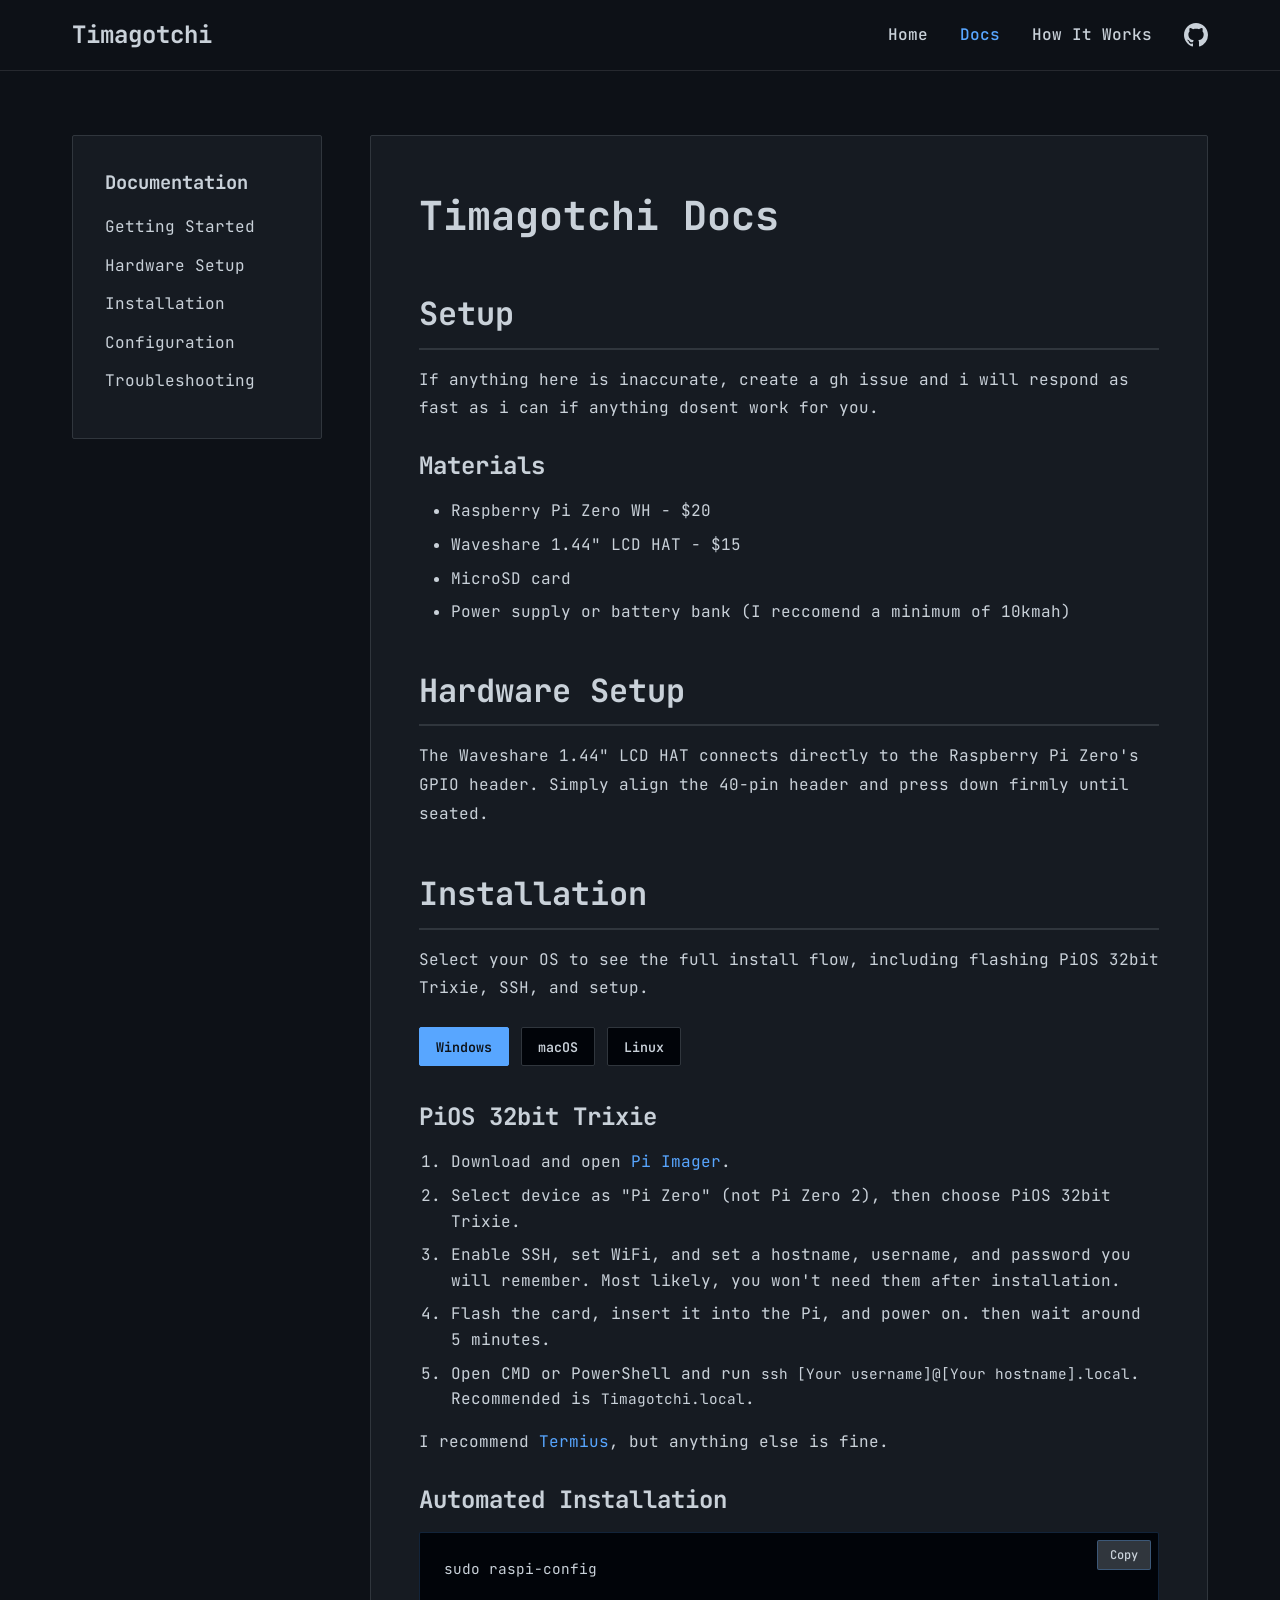
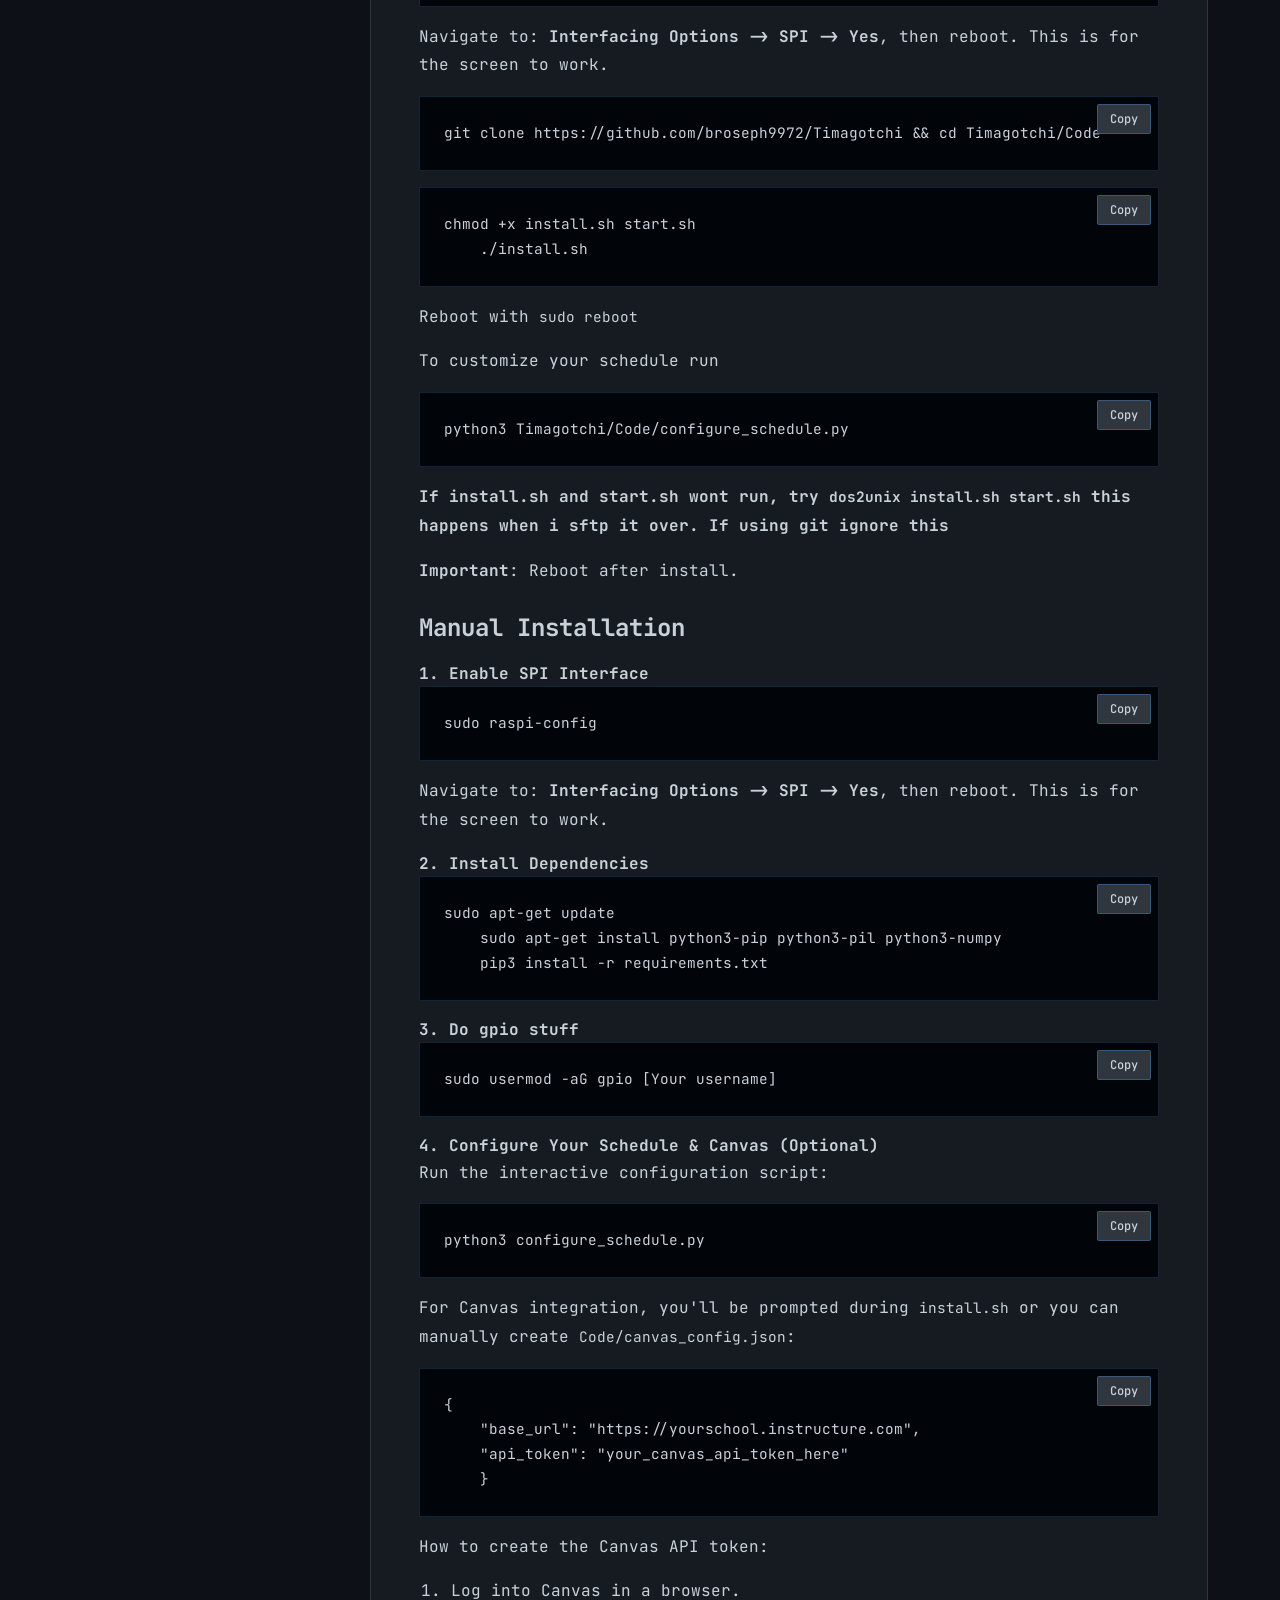
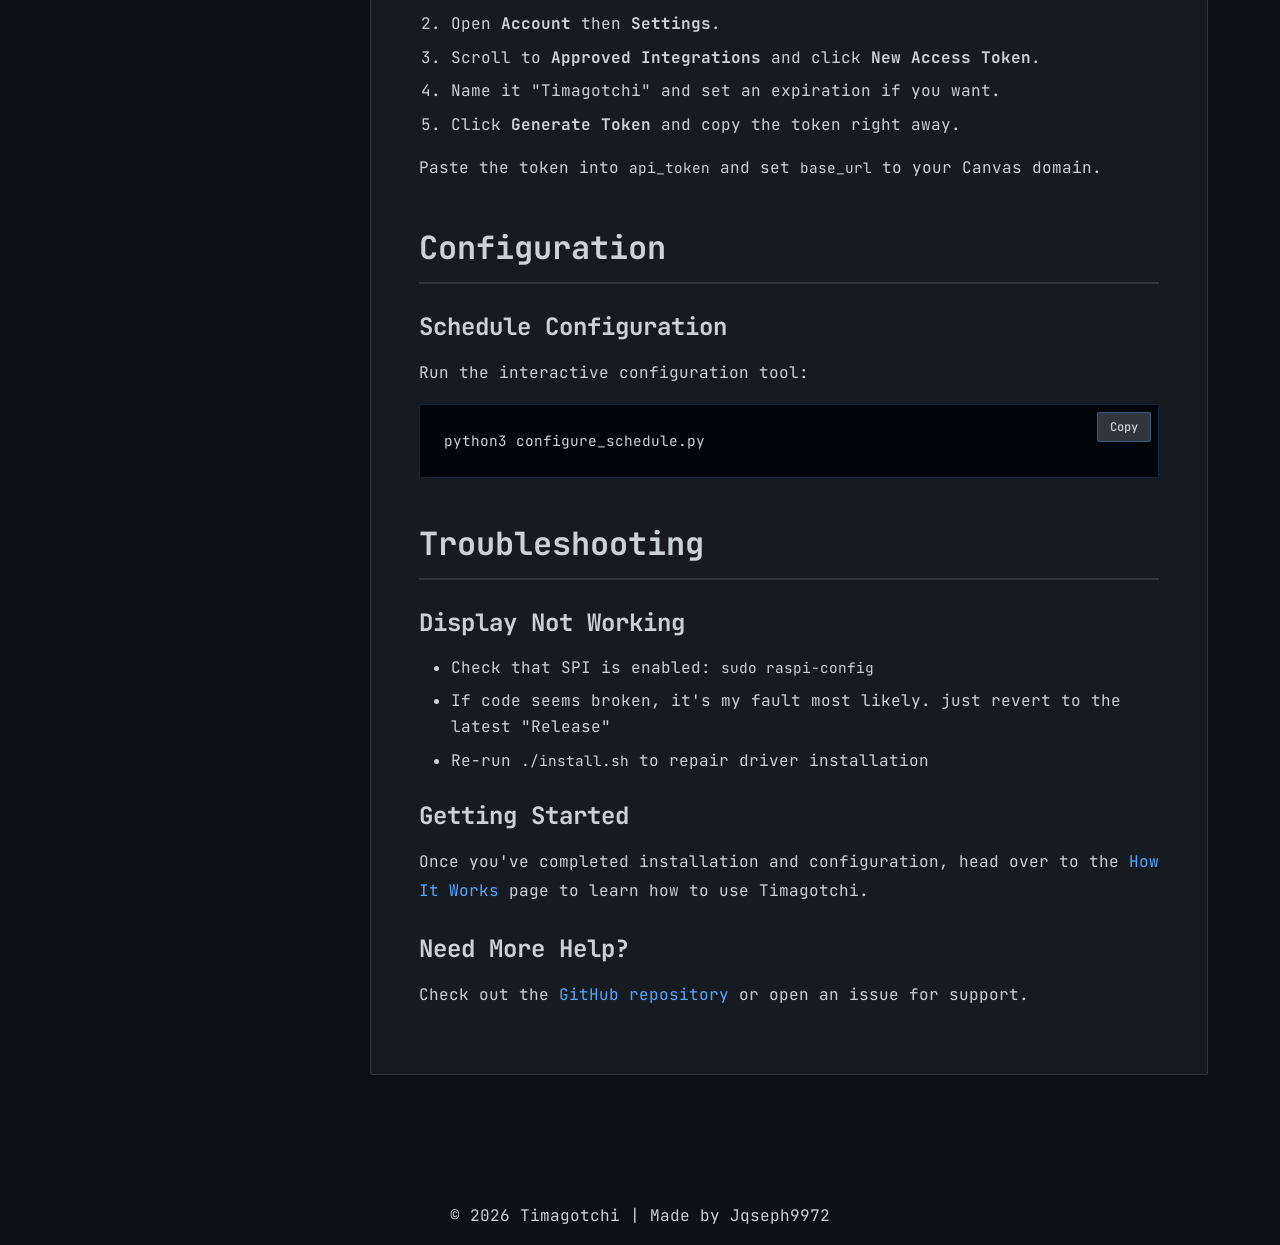
<file: docs/docs.html>
<!DOCTYPE html>
    <html lang="en">
    <head>
        <meta charset="UTF-8">
        <meta name="viewport" content="width=device-width, initial-scale=1.0">
        <title>Timagotchi Docs</title>
        <link rel="stylesheet" href="style.css">
    </head>
    <body>
        <nav class="navbar">
            <div class="nav-container">
                <div class="nav-brand">Timagotchi</div>
                <ul class="nav-menu">
                    <li><a href="index.html">Home</a></li>
                    <li><a href="docs.html" class="active">Docs</a></li>
                    <li><a href="tutorial.html">How It Works</a></li>
                    <li>
                        <a href="https://github.com/Broseph9972/Timagotchi" target="_blank" class="github-link">
                            <svg height="24" viewBox="0 0 16 16" width="24" fill="currentColor">
                                <path d="M8 0C3.58 0 0 3.58 0 8c0 3.54 2.29 6.53 5.47 7.59.4.07.55-.17.55-.38 0-.19-.01-.82-.01-1.49-2.01.37-2.53-.49-2.69-.94-.09-.23-.48-.94-.82-1.13-.28-.15-.68-.52-.01-.53.63-.01 1.08.58 1.23.82.72 1.21 1.87.87 2.33.66.07-.52.28-.87.51-1.07-1.78-.2-3.64-.89-3.64-3.95 0-.87.31-1.59.82-2.15-.08-.2-.36-1.02.08-2.12 0 0 .67-.21 2.2.82.64-.18 1.32-.27 2-.27.68 0 1.36.09 2 .27 1.53-1.04 2.2-.82 2.2-.82.44 1.1.16 1.92.08 2.12.51.56.82 1.27.82 2.15 0 3.07-1.87 3.75-3.65 3.95.29.25.54.73.54 1.48 0 1.07-.01 1.93-.01 2.2 0 .21.15.46.55.38A8.013 8.013 0 0016 8c0-4.42-3.58-8-8-8z"/>
                            </svg>
                        </a>
                    </li>
                </ul>
            </div>
        </nav>

        <main class="container">
            <div class="docs-container">
                <aside class="docs-sidebar">
                    <h3>Documentation</h3>
                    <ul>
                        <li><a href="#getting-started">Getting Started</a></li>
                        <li><a href="#hardware">Hardware Setup</a></li>
                        <li><a href="#installation">Installation</a></li>
                        <li><a href="#configuration">Configuration</a></li>
                        <li><a href="#troubleshooting">Troubleshooting</a></li>
                    </ul>
                </aside>

                <article class="docs-content">
                    <h1>Timagotchi Docs</h1>
                    <section id="getting-started">
                        <h2>Setup</h2>
                        <p>
                            If anything here is inaccurate, create a gh issue and i will
                            respond as fast as i can if anything dosent work for you.
                        
                        <h3>Materials</h3>
                        <ul>
                            <li>Raspberry Pi Zero WH - $20</li>
                            <li>Waveshare 1.44" LCD HAT - $15</li>
                            <li>MicroSD card</li>
                            <li>Power supply or battery bank (I reccomend a minimum of 10kmah)</li>
                        </ul>
                    </section>

                    <section id="hardware">
                        <h2>Hardware Setup</h2>
                        <p>
                            The Waveshare 1.44" LCD HAT connects directly to the Raspberry Pi Zero's GPIO header.
                            Simply align the 40-pin header and press down firmly until seated.
                        </p>
                    </section>

                    <section id="installation">
                        <h2>Installation</h2>
                        <p>Select your OS to see the full install flow, including flashing PiOS 32bit Trixie, SSH, and setup.</p>

                        <div class="installation-tabs" role="tablist" aria-label="Installation OS">
                            <button id="install-windows-tab" class="tab-button active" data-target="install-windows" role="tab" aria-controls="install-windows" aria-selected="true">Windows</button>
                            <button id="install-macos-tab" class="tab-button" data-target="install-macos" role="tab" aria-controls="install-macos" aria-selected="false">macOS</button>
                            <button id="install-linux-tab" class="tab-button" data-target="install-linux" role="tab" aria-controls="install-linux" aria-selected="false">Linux</button>
                        </div>

                        <div class="installation-panels">
                            <div id="install-windows" class="installation-panel active" role="tabpanel" aria-labelledby="install-windows-tab">
                                <h3>PiOS 32bit Trixie</h3>
                                <ol>
                                    <li>Download and open <a href="https://www.raspberrypi.com/software/" target="_blank">Pi Imager</a>.</li>
                                    <li>Select device as "Pi Zero" (not Pi Zero 2), then choose PiOS 32bit Trixie.</li>
                                    <li>Enable SSH, set WiFi, and set a hostname, username, and password you will remember.
                                        Most likely, you won't need them after installation.</li>
                                    <li>Flash the card, insert it into the Pi, and power on. then wait around 5 minutes.</li>
                                    <li>Open CMD or PowerShell and run <code>ssh [Your username]@[Your hostname].local</code>. Recommended is <code>Timagotchi.local</code>.</li>
                                </ol>

                                <p>I recommend <a href="https://termius.com/download" target="_blank">Termius</a>, but anything else is fine.</p>

                                <h3>Automated Installation</h3>

                                <pre><code>sudo raspi-config</code></pre>

                                <p>Navigate to: <strong>Interfacing Options -> SPI -> Yes</strong>, then reboot. This is for the screen to work.</p>

                                <pre><code>git clone https://github.com/broseph9972/Timagotchi && cd Timagotchi/Code</code></pre>

                                <pre><code>chmod +x install.sh start.sh
    ./install.sh</code></pre>

                                <p>Reboot with <code>sudo reboot</code></p>

                                <p>To customize your schedule run</p>
                                <pre><code>python3 Timagotchi/Code/configure_schedule.py</code></pre>

                                <p><strong>If install.sh and start.sh wont run, try <code>dos2unix install.sh start.sh</code> this happens when i sftp it over. If using git ignore this</strong></p>

                                <p><strong>Important</strong>: Reboot after install.</p>

                                <h3>Manual Installation</h3>

                                <h4>1. Enable SPI Interface</h4>

                                <pre><code>sudo raspi-config</code></pre>

                                <p>Navigate to: <strong>Interfacing Options -> SPI -> Yes</strong>, then reboot. This is for the screen to work.</p>

                                <h4>2. Install Dependencies</h4>

                                <pre><code>sudo apt-get update
    sudo apt-get install python3-pip python3-pil python3-numpy
    pip3 install -r requirements.txt</code></pre>

                                <h4>3. Do gpio stuff</h4>

                                <pre><code>sudo usermod -aG gpio [Your username]</code></pre>

                                <h4>4. Configure Your Schedule & Canvas (Optional)</h4>

                                <p>Run the interactive configuration script:</p>

                                <pre><code>python3 configure_schedule.py</code></pre>

                                <p>For Canvas integration, you'll be prompted during <code>install.sh</code> or you can manually create <code>Code/canvas_config.json</code>:</p>

                                <pre><code>{
    "base_url": "https://yourschool.instructure.com",
    "api_token": "your_canvas_api_token_here"
    }</code></pre>

                                <p>How to create the Canvas API token:</p>
                                <ol>
                                    <li>Log into Canvas in a browser.</li>
                                    <li>Open <strong>Account</strong> then <strong>Settings</strong>.</li>
                                    <li>Scroll to <strong>Approved Integrations</strong> and click <strong>New Access Token</strong>.</li>
                                    <li>Name it "Timagotchi" and set an expiration if you want.</li>
                                    <li>Click <strong>Generate Token</strong> and copy the token right away.</li>
                                </ol>
                                <p>Paste the token into <code>api_token</code> and set <code>base_url</code> to your Canvas domain.</p>
                            </div>

                            <div id="install-macos" class="installation-panel" role="tabpanel" aria-labelledby="install-macos-tab">
                                <h3>PiOS 32bit Trixie</h3>
                                <ol>
                                    <li>Download and open <a href="https://www.raspberrypi.com/software/" target="_blank">Pi Imager</a>.</li>
                                    <li>Select device as "Pi Zero" (not Pi Zero 2), then choose PiOS 32bit Trixie.</li>
                                    <li>Enable SSH, set WiFi, and set a hostname, username, and password you will remember.
                                                                            Most likely, you won't need them after installation.</li>    <li>Flash the card, insert it into the Pi, and power on. then wait around 5 minutes.</li>
                                    <li>Open Terminal and run <code>ssh [Your username]@[Your hostname].local</code>. Recommended is <code>Timagotchi.local</code>.</li>
                                </ol>

                                <p>I recommend <a href="https://termius.com/download" target="_blank">Termius</a>, but anything else is fine.</p>

                                <h3>Automated Installation</h3>

                                <pre><code>sudo raspi-config</code></pre>

                                <p>Navigate to: <strong>Interfacing Options -> SPI -> Yes</strong>, then reboot. This is for the screen to work.</p>

                                <pre><code>git clone https://github.com/broseph9972/Timagotchi && cd Timagotchi/Code</code></pre>

                                <pre><code>chmod +x install.sh start.sh
    ./install.sh</code></pre>

                                <p>Reboot with <code>sudo reboot</code></p>

                                <p>To customize your schedule run</p>
                                <pre><code>python3 Timagotchi/Code/configure_schedule.py</code></pre>

                                <p><strong>If install.sh and start.sh wont run, try <code>dos2unix install.sh start.sh</code> this happens when i sftp it over. If using git ignore this</strong></p>

                                <p><strong>Important</strong>: Reboot after install.</p>

                                <h3>Manual Installation</h3>

                                <h4>1. Enable SPI Interface</h4>

                                <pre><code>sudo raspi-config</code></pre>

                                <p>Navigate to: <strong>Interfacing Options -> SPI -> Yes</strong>, then reboot. This is for the screen to work.</p>

                                <h4>2. Install Dependencies</h4>

                                <pre><code>sudo apt-get update
    sudo apt-get install python3-pip python3-pil python3-numpy
    pip3 install -r requirements.txt</code></pre>

                                <h4>3. Do gpio stuff</h4>

                                <pre><code>sudo usermod -aG gpio [Your username]</code></pre>

                                <h4>4. Configure Your Schedule & Canvas (Optional)</h4>

                                <p>Run the interactive configuration script:</p>

                                <pre><code>python3 configure_schedule.py</code></pre>

                                <p>For Canvas integration, you'll be prompted during <code>install.sh</code> or you can manually create <code>Code/canvas_config.json</code>:</p>

                                <pre><code>{
    "base_url": "https://yourschool.instructure.com",
    "api_token": "your_canvas_api_token_here"
    }</code></pre>

                                <p>How to create the Canvas API token:</p>
                                <ol>
                                    <li>Log into Canvas in a browser.</li>
                                    <li>Open <strong>Account</strong> then <strong>Settings</strong>.</li>
                                    <li>Scroll to <strong>Approved Integrations</strong> and click <strong>New Access Token</strong>.</li>
                                    <li>Name it "Timagotchi" and set an expiration if you want.</li>
                                    <li>Click <strong>Generate Token</strong> and copy the token right away.</li>
                                </ol>
                                <p>Paste the token into <code>api_token</code> and set <code>base_url</code> to your Canvas domain.</p>
                            </div>

                            <div id="install-linux" class="installation-panel" role="tabpanel" aria-labelledby="install-linux-tab">
                                <h3>PiOS 32bit Trixie</h3>
                                <ol>
                                    <li>Install <a href="https://www.raspberrypi.com/software/" target="_blank">Pi Imager</a> using the commands below.</li>
                                    <li>Debian based:</li>
                                    <pre><code>sudo apt-get update
    sudo apt-get install rpi-imager</code></pre>
                                    <li>Arch:</li>
                                    <pre><code>sudo pacman -S rpi-imager</code></pre>
                                    <li>Red Hat or Fedora:</li>
                                    <pre><code>sudo dnf install rpi-imager</code></pre>
                                    <li>Select device as "Pi Zero" (not Pi Zero 2), then choose PiOS 32bit Trixie.</li>
                                    <li>Enable SSH, set WiFi, and set a hostname, username, and password you will remember. 
                                        Most likely, you won't need them after installation.</li>
                                    <li>Flash the card, insert it into the Pi, and power on. then wait around  5 minutes.</li>
                                    <li>Open your terminal and run <code>ssh [Your username]@[Your hostname].local</code>. Recommended is <code>Timagotchi.local</code>.</li>
                                </ol>

                                <p>I recommend <a href="https://termius.com/download" target="_blank">Termius</a>for easy sshing, but anything else is fine.</p>

                                <h3>Automated Installation</h3>

                                <pre><code>sudo raspi-config</code></pre>

                                <p>Navigate to: <strong>Interfacing Options -> SPI -> Yes</strong>, then reboot. This is for the screen to work.</p>

                                <pre><code>git clone https://github.com/broseph9972/Timagotchi && cd Timagotchi/Code</code></pre>

                                <pre><code>chmod +x install.sh start.sh
    ./install.sh</code></pre>

                                <p>Reboot with <code>sudo reboot</code></p>

                                <p>To customize your schedule run</p>
                                <pre><code>python3 Timagotchi/Code/configure_schedule.py</code></pre>

                                <p><strong>If install.sh and start.sh wont run, try <code>dos2unix install.sh start.sh</code> this happens when i sftp it over. If using git ignore this</strong></p>

                                <p><strong>Important</strong>: Reboot after install.</p>

                                <h3>Manual Installation</h3>

                                <h4>1. Enable SPI Interface</h4>

                                <pre><code>sudo raspi-config</code></pre>

                                <p>Navigate to: <strong>Interfacing Options -> SPI -> Yes</strong>, then reboot. This is for the screen to work.</p>

                                <h4>2. Install Dependencies</h4>

                                <p>Debian based:</p>
                                <pre><code>sudo apt-get update
    sudo apt-get install python3-pip python3-pil python3-numpy
    pip3 install -r requirements.txt</code></pre>

                                <p>Arch:</p>
                                <pre><code>sudo pacman -S python-pip python-pillow python-numpy
    pip install -r requirements.txt</code></pre>

                                <p>Red Hat or Fedora:</p>
                                <pre><code>sudo dnf install python3-pip python3-pillow python3-numpy
    pip3 install -r requirements.txt</code></pre>

                                <h4>3. Do gpio stuff</h4>

                                <pre><code>sudo usermod -aG gpio [Your username]</code></pre>

                                <h4>4. Configure Your Schedule & Canvas (Optional)</h4>

                                <p>Run the interactive configuration script:</p>

                                <pre><code>python3 configure_schedule.py</code></pre>

                                <p>For Canvas integration, you'll be prompted during <code>install.sh</code> or you can manually create <code>Code/canvas_config.json</code>:</p>

                                <pre><code>{
    "base_url": "https://yourschool.instructure.com",
    "api_token": "your_canvas_api_token_here"
    }</code></pre>

                                <p>How to create the Canvas API token:</p>
                                <ol>
                                    <li>Log into Canvas in a browser.</li>
                                    <li>Open <strong>Account</strong> then <strong>Settings</strong>.</li>
                                    <li>Scroll to <strong>Approved Integrations</strong> and click <strong>New Access Token</strong>.</li>
                                    <li>Name it "Timagotchi" and set an expiration if you want.</li>
                                    <li>Click <strong>Generate Token</strong> and copy the token right away.</li>
                                </ol>
                                <p>Paste the token into <code>api_token</code> and set <code>base_url</code> to your Canvas domain.</p>
                            </div>
                        </div>
                    </section>
                    <section id="configuration">
                        <h2>Configuration</h2>
                        <h3>Schedule Configuration</h3>
                        <p>Run the interactive configuration tool:</p>
                        <pre><code>python3 configure_schedule.py</code></pre>

                    <section id="troubleshooting">
                        <h2>Troubleshooting</h2>
                        <h3>Display Not Working</h3>
                        <ul>
                            <li>Check that SPI is enabled: <code>sudo raspi-config</code></li>
                            <li>If code seems broken, it's my fault most likely. just revert to the latest "Release"</li>
                            <li>Re-run <code>./install.sh</code> to repair driver installation</li>
                        </ul>

                        <h3>Getting Started</h3>
                        <p>Once you've completed installation and configuration, head over to the <a href="tutorial.html">How It Works</a> page to learn how to use Timagotchi.</p>

                        <h3>Need More Help?</h3>
                        <p>
                            Check out the <a href="https://github.com/Broseph9972/Timagotchi">GitHub repository</a> 
                            or open an issue for support.
                        </p>
                    </section>
                </article>
            </div>
        </main>

        <footer>
            <p>&copy; 2026 Timagotchi | Made by Jqseph9972</p>
        </footer>

        <script>
            const tabButtons = document.querySelectorAll('.tab-button');
            const panels = document.querySelectorAll('.installation-panel');

            tabButtons.forEach((button) => {
                button.addEventListener('click', () => {
                    const targetId = button.getAttribute('data-target');

                    tabButtons.forEach((btn) => {
                        const isActive = btn === button;
                        btn.classList.toggle('active', isActive);
                        btn.setAttribute('aria-selected', isActive ? 'true' : 'false');
                    });

                    panels.forEach((panel) => {
                        panel.classList.toggle('active', panel.id === targetId);
                    });
                });
            });
        </script>

            <script src='https://storage.ko-fi.com/cdn/scripts/overlay-widget.js'></script>
            <script>
                kofiWidgetOverlay.draw('jqseph', {
                    'type': 'floating-chat',
                    'floating-chat.donateButton.text': 'Support me',
                    'floating-chat.donateButton.background-color': '#f45d22',
                    'floating-chat.donateButton.text-color': '#fff'
                });
            </script>
        <script src="copy-button.js"></script>
    </body>
    </html>
</file>
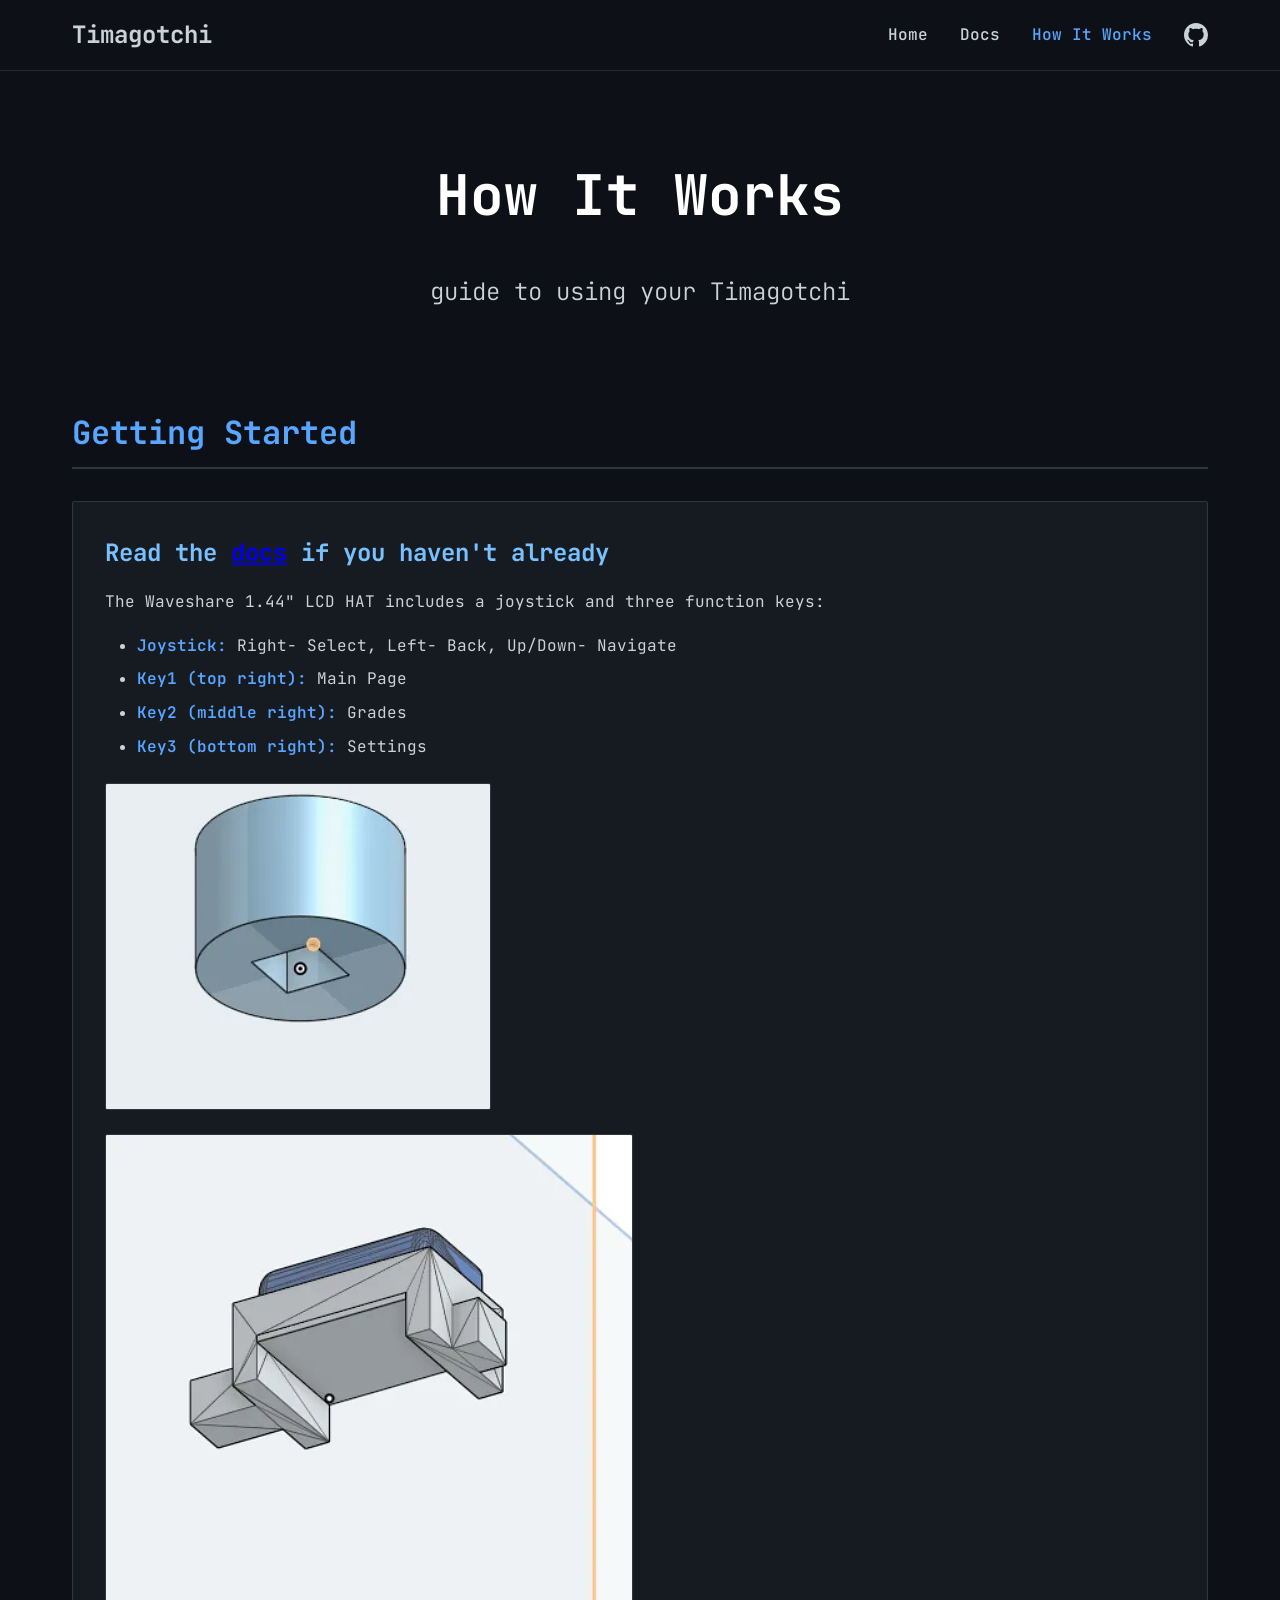
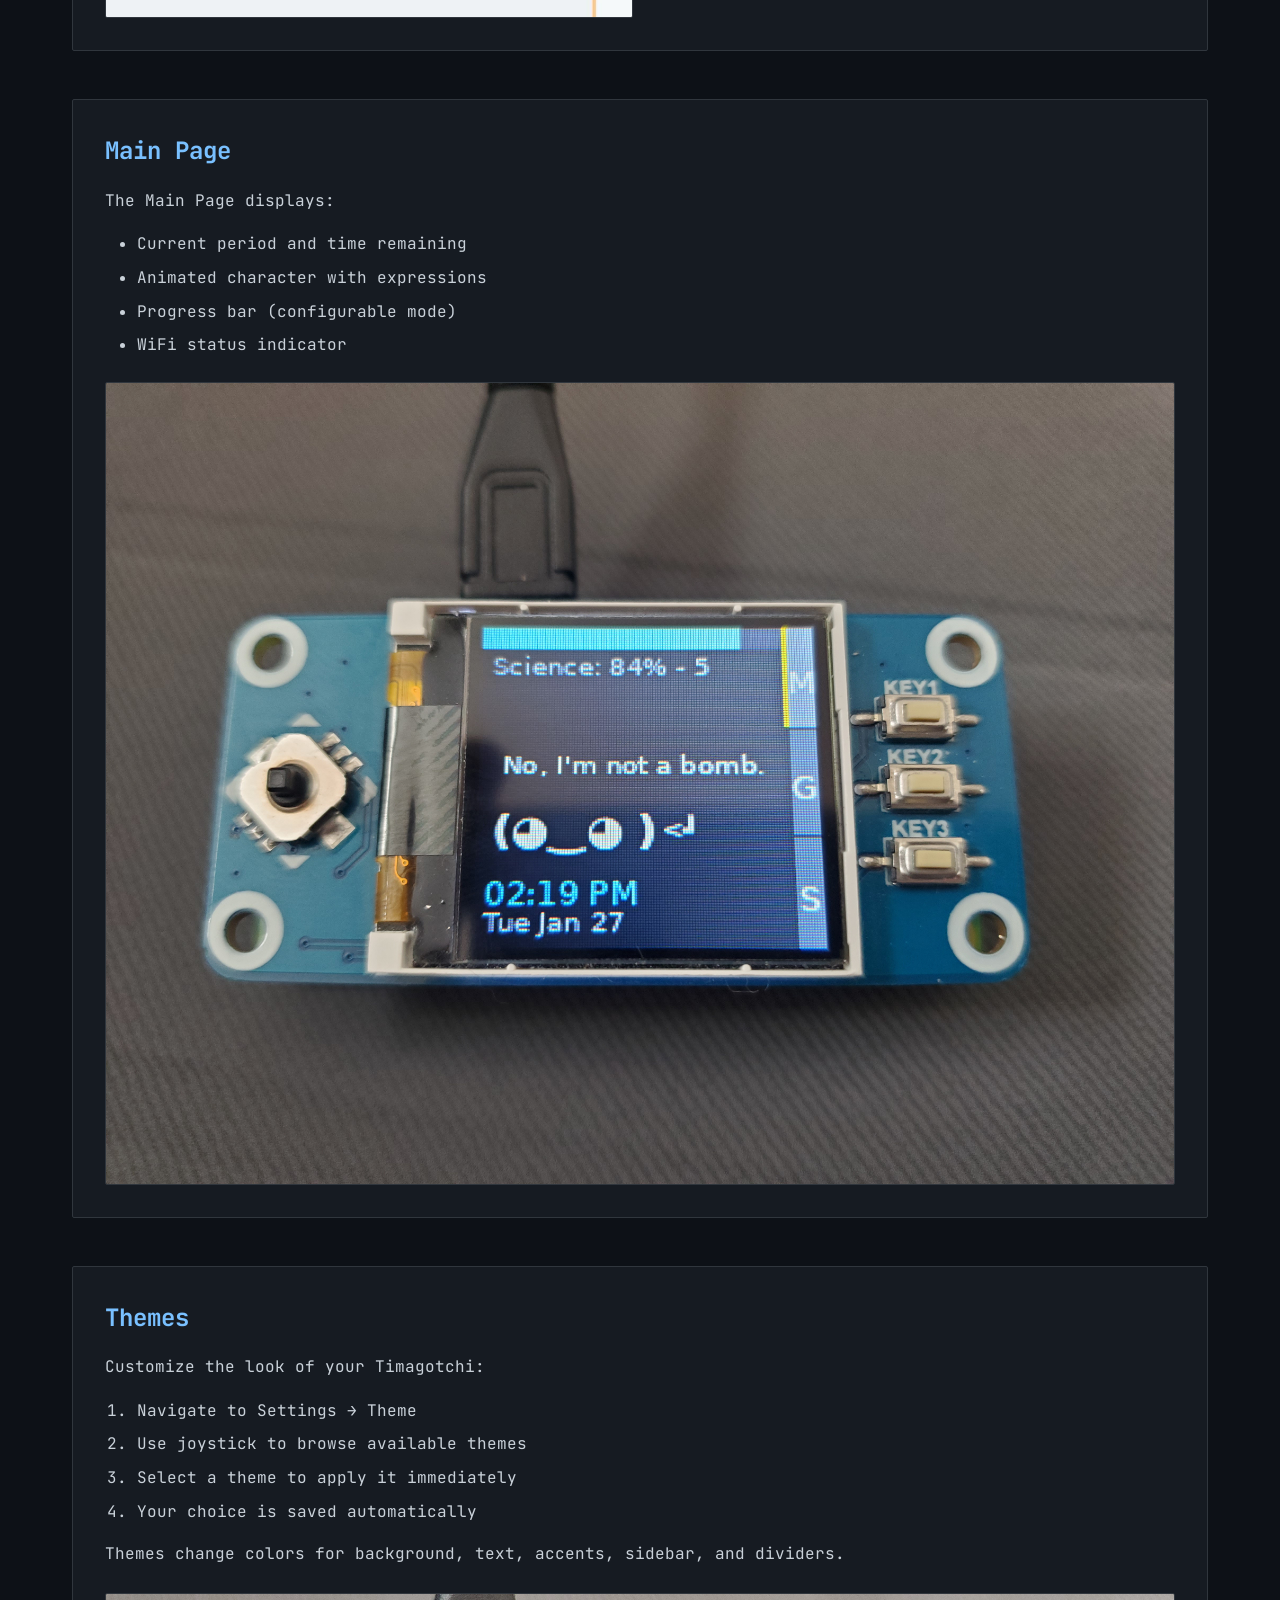
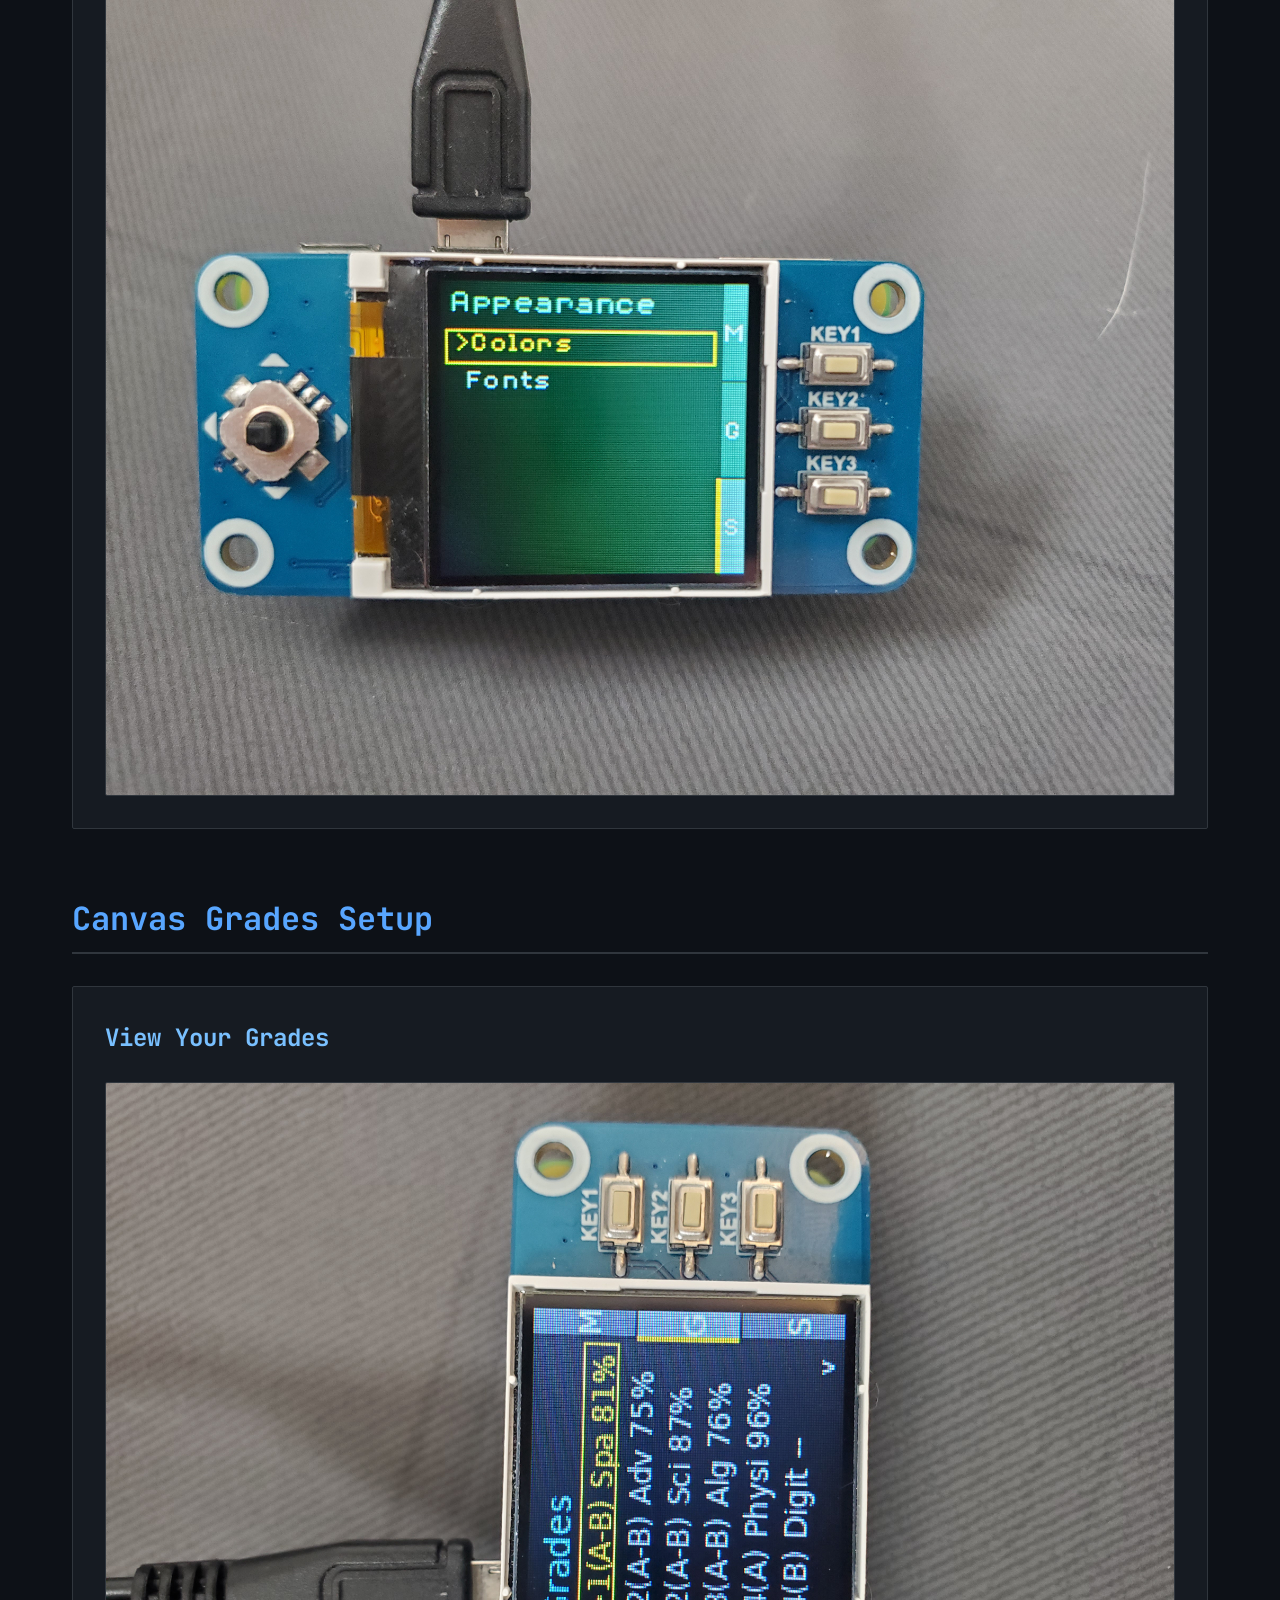
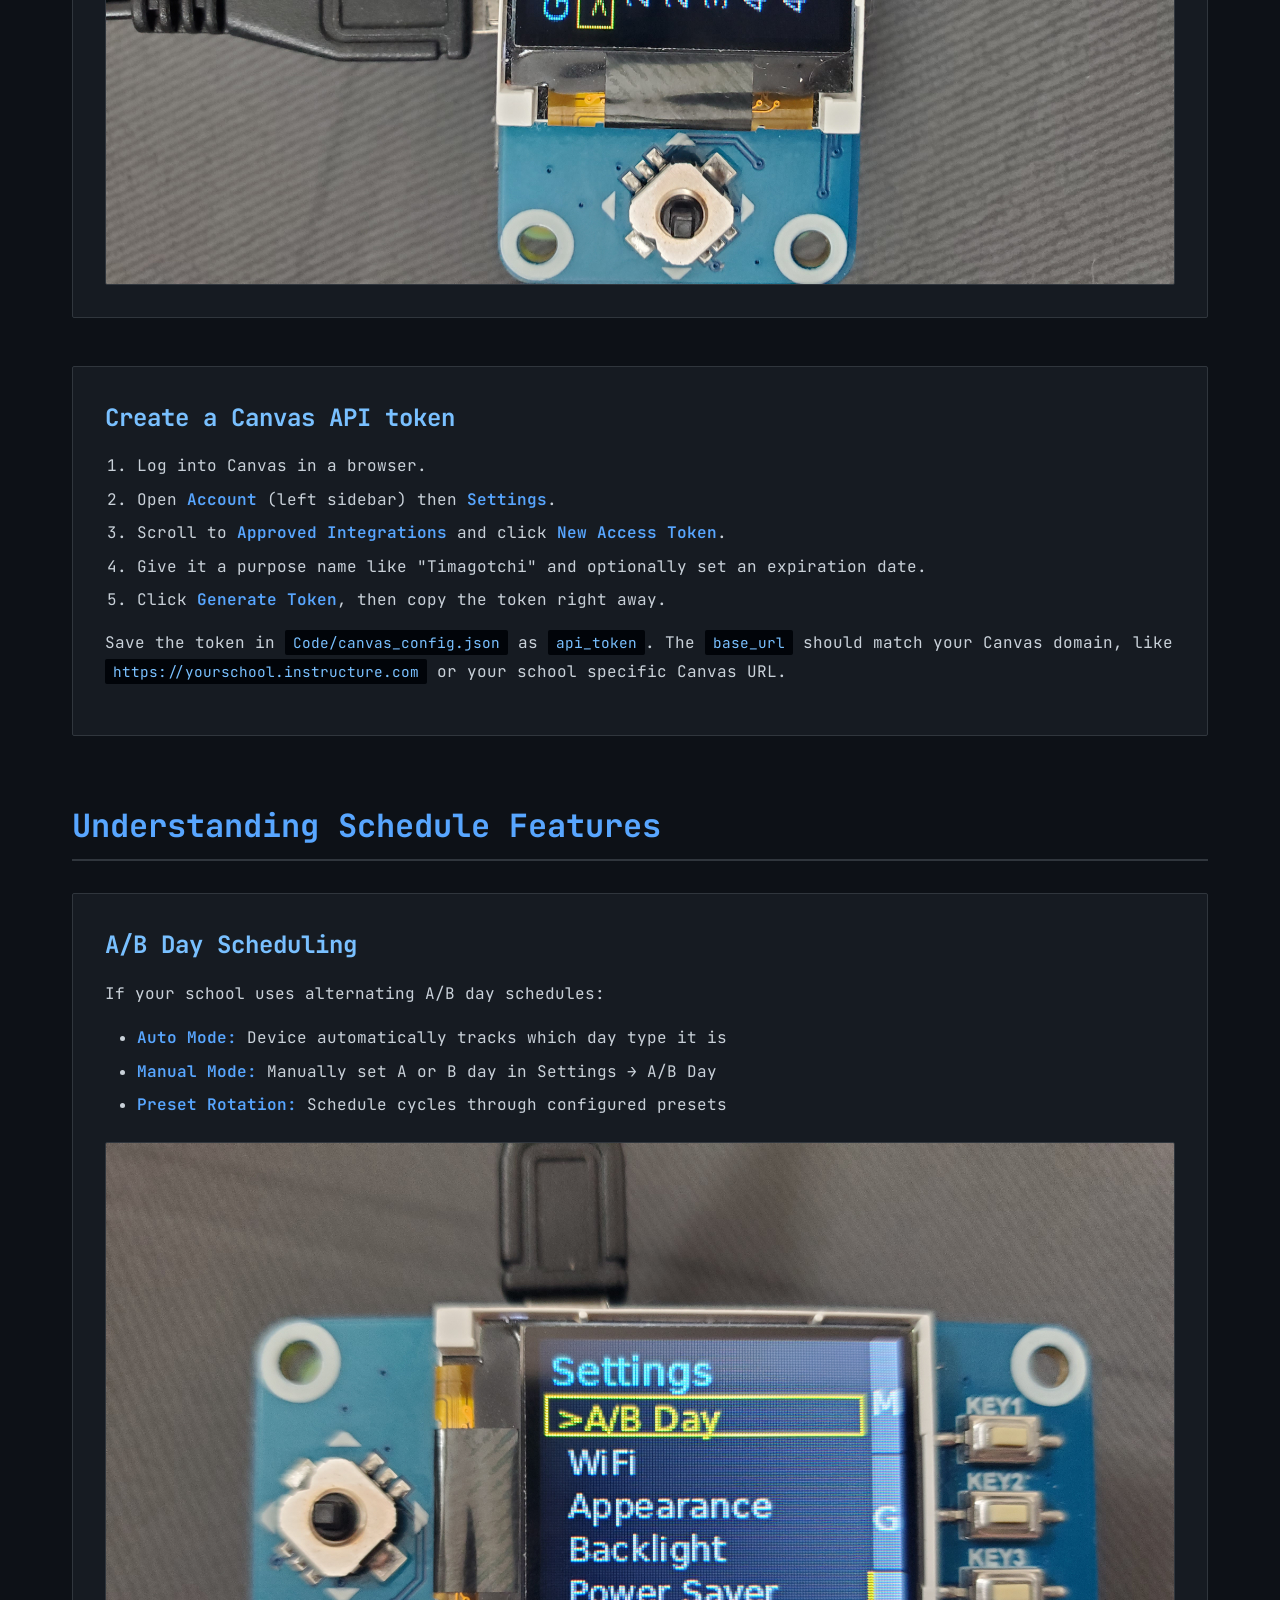
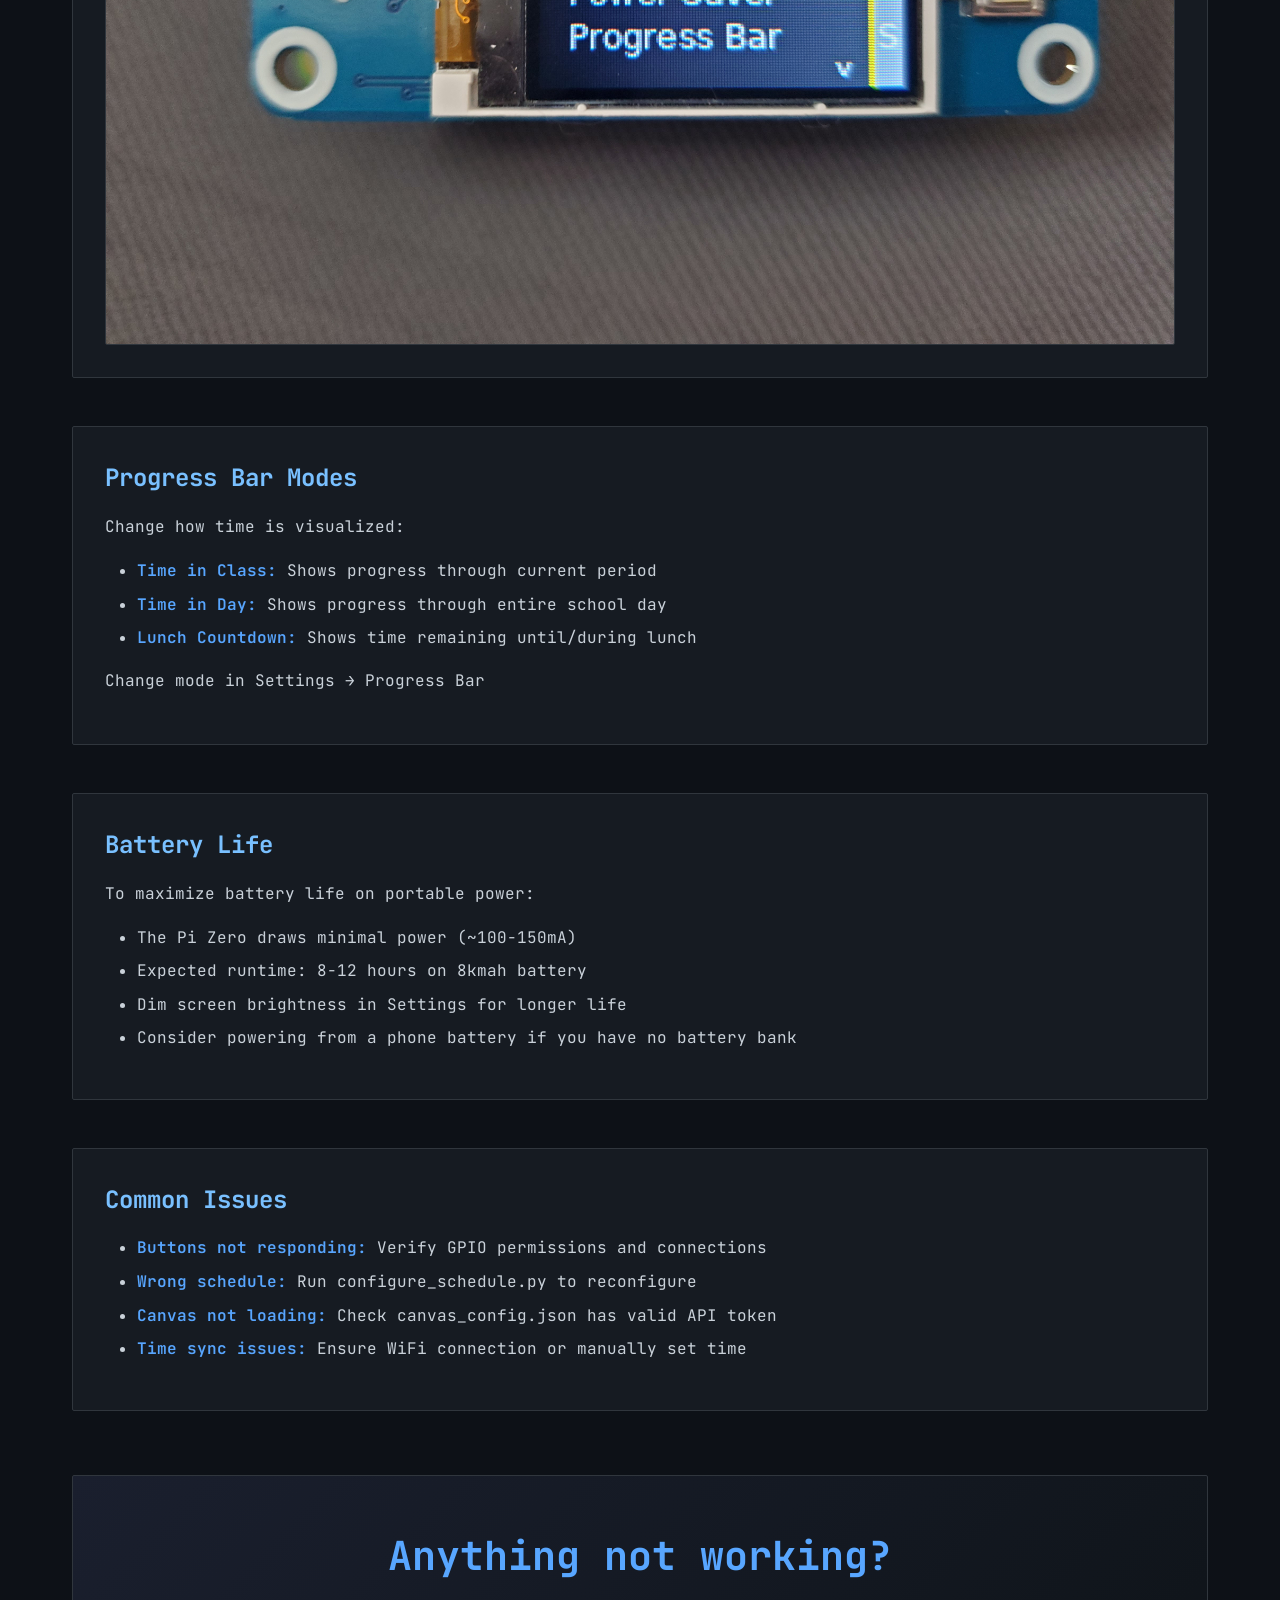
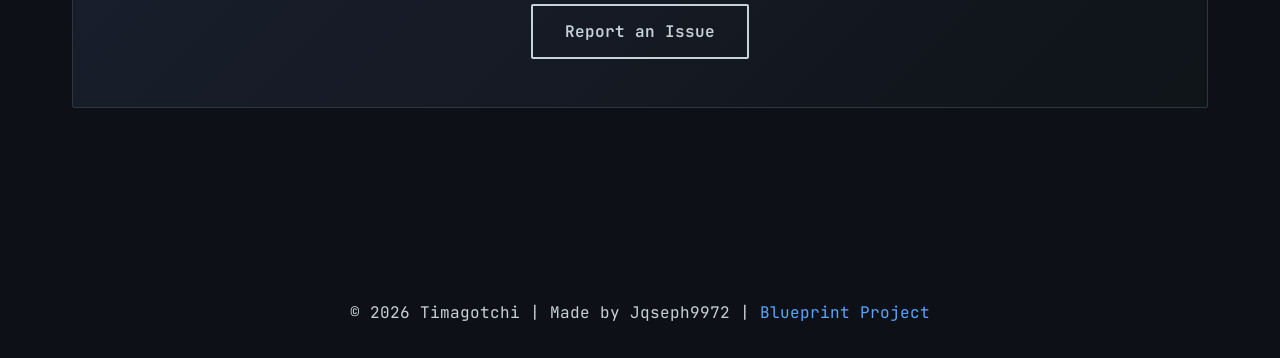
<file: docs/tutorial.html>
<!DOCTYPE html>
<html lang="en">
<head>
    <meta charset="UTF-8">
    <meta name="viewport" content="width=device-width, initial-scale=1.0">
    <title>How It Works - Timagotchi</title>
    <link rel="stylesheet" href="style.css">
</head>
<body>
    <nav class="navbar">
        <div class="nav-container">
            <div class="nav-brand">Timagotchi</div>
            <ul class="nav-menu">
                <li><a href="index.html">Home</a></li>
                <li><a href="docs.html">Docs</a></li>
                <li><a href="tutorial.html" class="active">How It Works</a></li>
                <li>
                    <a href="https://github.com/Broseph9972/Timagotchi" target="_blank" class="github-link">
                        <svg height="24" viewBox="0 0 16 16" width="24" fill="currentColor">
                            <path d="M8 0C3.58 0 0 3.58 0 8c0 3.54 2.29 6.53 5.47 7.59.4.07.55-.17.55-.38 0-.19-.01-.82-.01-1.49-2.01.37-2.53-.49-2.69-.94-.09-.23-.48-.94-.82-1.13-.28-.15-.68-.52-.01-.53.63-.01 1.08.58 1.23.82.72 1.21 1.87.87 2.33.66.07-.52.28-.87.51-1.07-1.78-.2-3.64-.89-3.64-3.95 0-.87.31-1.59.82-2.15-.08-.2-.36-1.02.08-2.12 0 0 .67-.21 2.2.82.64-.18 1.32-.27 2-.27.68 0 1.36.09 2 .27 1.53-1.04 2.2-.82 2.2-.82.44 1.1.16 1.92.08 2.12.51.56.82 1.27.82 2.15 0 3.07-1.87 3.75-3.65 3.95.29.25.54.73.54 1.48 0 1.07-.01 1.93-.01 2.2 0 .21.15.46.55.38A8.013 8.013 0 0016 8c0-4.42-3.58-8-8-8z"/>
                        </svg>
                    </a>
                </li>
            </ul>
        </div>
    </nav>

    <main class="container">
        <section class="hero">
            <h1>How It Works</h1>
            <p class="subtitle">guide to using your Timagotchi</p>
        </section>
        
        <section class="tutorial-section">
            <h2>Getting Started</h2>
            <div class="tutorial-content">
                <div class="tutorial-step">
                    <h3>Read the <a href="docs.html">docs</a> if you haven't already</h3>
                    <p>The Waveshare 1.44" LCD HAT includes a joystick and three function keys:</p>
                    <ul>
                        <li><strong>Joystick:</strong> Right- Select, Left- Back, Up/Down- Navigate</li>
                        <li><strong>Key1 (top right):</strong> Main Page</li>
                        <li><strong>Key2 (middle right):</strong> Grades</li>
                        <li><strong>Key3 (bottom right):</strong> Settings</li>
                    </ul>
                    <img src="./Pics/joystick.png" alt="Joystick" class="tutorial-image">
                    <img src="./Pics/button.png" alt="Buttons" class="tutorial-image">
                </div>

                <div class="tutorial-step">
                    <h3>Main Page</h3>
                    <p>The Main Page displays:</p>
                    <ul>
                        <li>Current period and time remaining</li>
                        <li>Animated character with expressions</li>
                        <li>Progress bar (configurable mode)</li>
                        <li>WiFi status indicator</li>
                    </ul>
                    <img src="./Pics/Main menu.jpg" alt="Main Page" class="tutorial-image">
                </div>

                <div class="tutorial-step">
                    <h3>Themes</h3>
                    <p>Customize the look of your Timagotchi:</p>
                    <ol>
                        <li>Navigate to Settings → Theme</li>
                        <li>Use joystick to browse available themes</li>
                        <li>Select a theme to apply it immediately</li>
                        <li>Your choice is saved automatically</li>
                    </ol>
                    <p>Themes change colors for background, text, accents, sidebar, and dividers.</p>
                    <img src="./Pics/Themes.jpg" alt="Theme Examples" class="tutorial-image">
                </div>
            </div>
        </section>

        <section class="tutorial-section">
            <h2>Canvas Grades Setup</h2>
            <div class="tutorial-content">
                <div class="tutorial-step">
                    <h3>View Your Grades</h3>
                    <img src="./Pics/Grades.jpg" alt="Grades Display" class="tutorial-image">
                </div>

                <div class="tutorial-step">
                    <h3>Create a Canvas API token</h3>
                    <ol>
                        <li>Log into Canvas in a browser.</li>
                        <li>Open <strong>Account</strong> (left sidebar) then <strong>Settings</strong>.</li>
                        <li>Scroll to <strong>Approved Integrations</strong> and click <strong>New Access Token</strong>.</li>
                        <li>Give it a purpose name like "Timagotchi" and optionally set an expiration date.</li>
                        <li>Click <strong>Generate Token</strong>, then copy the token right away.</li>
                    </ol>
                    <p>Save the token in <code>Code/canvas_config.json</code> as <code>api_token</code>. The <code>base_url</code> should match your Canvas domain, like <code>https://yourschool.instructure.com</code> or your school specific Canvas URL.</p>
                </div>
            </div>
        </section>

        <section class="tutorial-section">
            <h2>Understanding Schedule Features</h2>
            <div class="tutorial-content">
                <div class="tutorial-step">
                    <h3>A/B Day Scheduling</h3>
                    <p>If your school uses alternating A/B day schedules:</p>
                    <ul>
                        <li><strong>Auto Mode:</strong> Device automatically tracks which day type it is</li>
                        <li><strong>Manual Mode:</strong> Manually set A or B day in Settings → A/B Day</li>
                        <li><strong>Preset Rotation:</strong> Schedule cycles through configured presets</li>
                    </ul>
                    <img src="./Pics/Settings1.jpg" alt="A/B Day Setting" class="tutorial-image">
                </div>

                <div class="tutorial-step">
                    <h3>Progress Bar Modes</h3>
                    <p>Change how time is visualized:</p>
                    <ul>
                        <li><strong>Time in Class:</strong> Shows progress through current period</li>
                        <li><strong>Time in Day:</strong> Shows progress through entire school day</li>
                        <li><strong>Lunch Countdown:</strong> Shows time remaining until/during lunch</li>
                    </ul>
                    <p>Change mode in Settings → Progress Bar</p>
                </div>

                <div class="tutorial-step">
                    <h3>Battery Life</h3>
                    <p>To maximize battery life on portable power:</p>
                    <ul>
                        <li>The Pi Zero draws minimal power (~100-150mA)</li>
                        <li>Expected runtime: 8-12 hours on 8kmah battery</li>
                        <li>Dim screen brightness in Settings for longer life</li>
                        <li>Consider powering from a phone battery if you have no battery bank</li>
                    </ul>
                </div>

                <div class="tutorial-step">
                    <h3>Common Issues</h3>
                    <ul>
                        <li><strong>Buttons not responding:</strong> Verify GPIO permissions and connections</li>
                        <li><strong>Wrong schedule:</strong> Run configure_schedule.py to reconfigure</li>
                        <li><strong>Canvas not loading:</strong> Check canvas_config.json has valid API token</li>
                        <li><strong>Time sync issues:</strong> Ensure WiFi connection or manually set time</li>
                    </ul>
                </div>
            </div>
        </section>

        <section class="cta">
            <h2>Anything not working?</h2>
            <div class="button-group">
                <a href="https://github.com/Broseph9972/Timagotchi/issues" class="btn btn-secondary">Report an Issue</a>
            </div>
        </section>
    </main>

    <footer>
        <p>&copy; 2026 Timagotchi | Made by Jqseph9972 | <a href="https://blueprint.hackclub.com/projects/1394" target="_blank" rel="noopener">Blueprint Project</a></p>
    </footer>

        <script src='https://storage.ko-fi.com/cdn/scripts/overlay-widget.js'></script>
        <script>
            kofiWidgetOverlay.draw('jqseph', {
                'type': 'floating-chat',
                'floating-chat.donateButton.text': 'Support me',
                'floating-chat.donateButton.background-color': '#f45d22',
                'floating-chat.donateButton.text-color': '#fff'
            });
        </script>
</body>
</html>
</file>
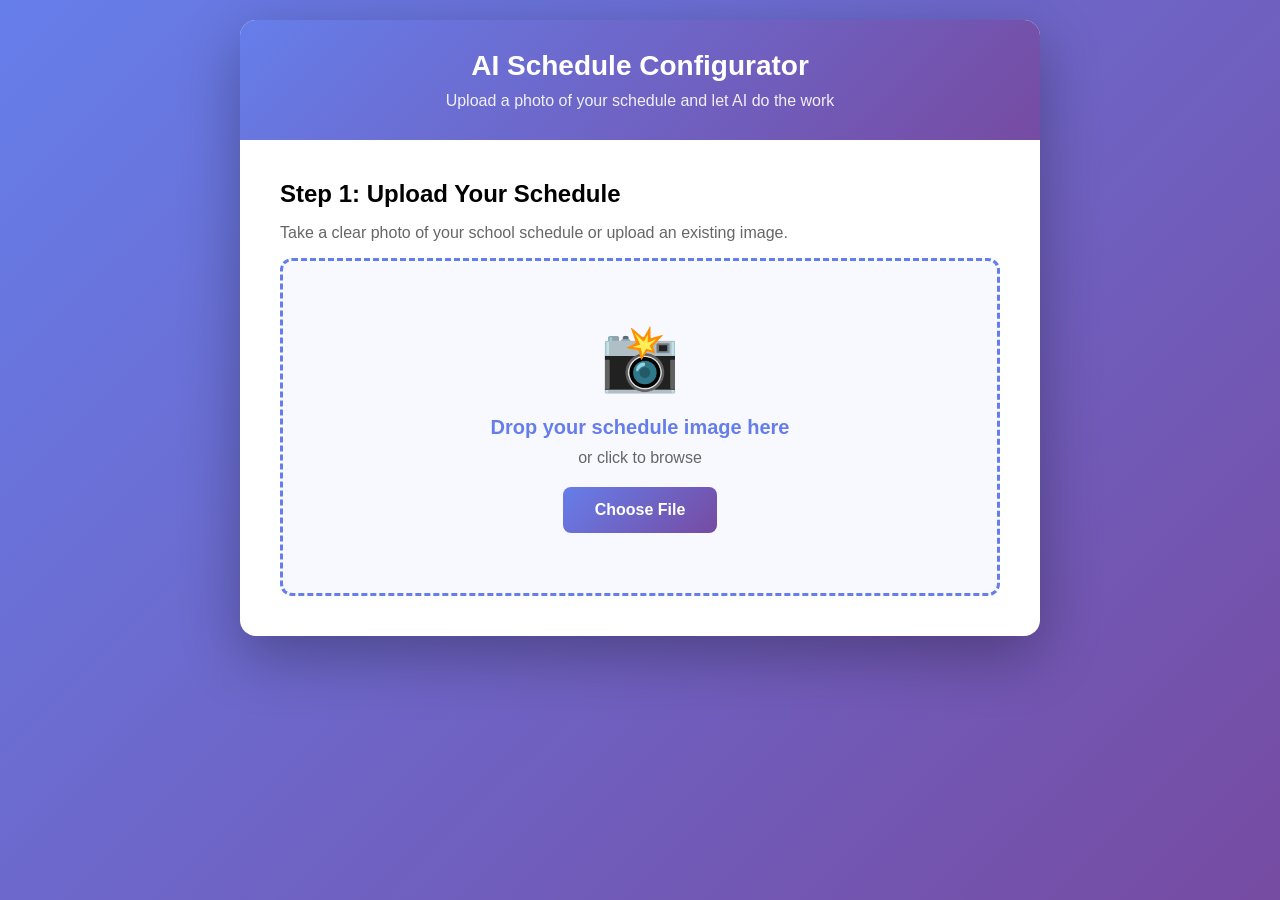
<file: web/templates/ai_config.html>
<!DOCTYPE html>
<html lang="en">
<head>
    <meta charset="UTF-8">
    <meta name="viewport" content="width=device-width, initial-scale=1.0">
    <title>AI Schedule Configurator - Timagotchi</title>
    <style>
        * {
            margin: 0;
            padding: 0;
            box-sizing: border-box;
        }
        
        body {
            font-family: -apple-system, BlinkMacSystemFont, 'Segoe UI', Roboto, Oxygen, Ubuntu, sans-serif;
            background: linear-gradient(135deg, #667eea 0%, #764ba2 100%);
            min-height: 100vh;
            padding: 20px;
        }
        
        .container {
            max-width: 800px;
            margin: 0 auto;
            background: white;
            border-radius: 16px;
            box-shadow: 0 20px 60px rgba(0,0,0,0.3);
            overflow: hidden;
        }
        
        .header {
            background: linear-gradient(135deg, #667eea 0%, #764ba2 100%);
            color: white;
            padding: 30px;
            text-align: center;
        }
        
        .header h1 {
            font-size: 28px;
            margin-bottom: 10px;
        }
        
        .header p {
            opacity: 0.9;
            font-size: 16px;
        }
        
        .content {
            padding: 40px;
        }
        
        .step {
            display: none;
        }
        
        .step.active {
            display: block;
            animation: fadeIn 0.3s ease-in;
        }
        
        @keyframes fadeIn {
            from { opacity: 0; transform: translateY(10px); }
            to { opacity: 1; transform: translateY(0); }
        }
        
        .upload-zone {
            border: 3px dashed #667eea;
            border-radius: 12px;
            padding: 60px 20px;
            text-align: center;
            cursor: pointer;
            transition: all 0.3s;
            background: #f8f9ff;
        }
        
        .upload-zone:hover {
            border-color: #764ba2;
            background: #f0f2ff;
        }
        
        .upload-zone.dragover {
            border-color: #764ba2;
            background: #e8ebff;
            transform: scale(1.02);
        }
        
        .upload-icon {
            font-size: 64px;
            margin-bottom: 20px;
        }
        
        .upload-zone h3 {
            color: #667eea;
            margin-bottom: 10px;
            font-size: 20px;
        }
        
        .upload-zone p {
            color: #666;
            margin-bottom: 20px;
        }
        
        .btn {
            background: linear-gradient(135deg, #667eea 0%, #764ba2 100%);
            color: white;
            border: none;
            padding: 14px 32px;
            border-radius: 8px;
            font-size: 16px;
            cursor: pointer;
            transition: all 0.3s;
            font-weight: 600;
        }
        
        .btn:hover {
            transform: translateY(-2px);
            box-shadow: 0 8px 20px rgba(102, 126, 234, 0.4);
        }
        
        .btn:disabled {
            opacity: 0.5;
            cursor: not-allowed;
            transform: none;
        }
        
        .btn-secondary {
            background: #6c757d;
            margin-right: 10px;
        }
        
        .btn-secondary:hover {
            box-shadow: 0 8px 20px rgba(108, 117, 125, 0.4);
        }
        
        .preview-image {
            max-width: 100%;
            max-height: 400px;
            border-radius: 8px;
            margin: 20px 0;
            box-shadow: 0 4px 12px rgba(0,0,0,0.1);
        }
        
        .loading {
            text-align: center;
            padding: 40px;
        }
        
        .spinner {
            border: 4px solid #f3f3f3;
            border-top: 4px solid #667eea;
            border-radius: 50%;
            width: 50px;
            height: 50px;
            animation: spin 1s linear infinite;
            margin: 0 auto 20px;
        }
        
        @keyframes spin {
            0% { transform: rotate(0deg); }
            100% { transform: rotate(360deg); }
        }
        
        .analysis-result {
            background: #f8f9ff;
            border-radius: 12px;
            padding: 24px;
            margin: 20px 0;
        }
        
        .analysis-result h3 {
            color: #667eea;
            margin-bottom: 16px;
            font-size: 20px;
        }
        
        .info-grid {
            display: grid;
            grid-template-columns: repeat(auto-fit, minmax(200px, 1fr));
            gap: 16px;
            margin-bottom: 20px;
        }
        
        .info-item {
            background: white;
            padding: 16px;
            border-radius: 8px;
            border-left: 4px solid #667eea;
        }
        
        .info-item label {
            display: block;
            color: #666;
            font-size: 13px;
            margin-bottom: 6px;
            font-weight: 600;
            text-transform: uppercase;
        }
        
        .info-item .value {
            color: #333;
            font-size: 18px;
            font-weight: 600;
        }
        
        .uncertainty-warning {
            background: #fff3cd;
            border-left: 4px solid #ffc107;
            padding: 16px;
            border-radius: 8px;
            margin: 20px 0;
        }
        
        .uncertainty-warning h4 {
            color: #856404;
            margin-bottom: 8px;
        }
        
        .uncertainty-warning ul {
            margin-left: 20px;
            color: #856404;
        }
        
        .question-section {
            margin: 30px 0;
        }
        
        .form-group {
            margin-bottom: 24px;
        }
        
        .form-group label {
            display: block;
            margin-bottom: 8px;
            color: #333;
            font-weight: 600;
        }
        
        .form-group input,
        .form-group select,
        .form-group textarea {
            width: 100%;
            padding: 12px;
            border: 2px solid #e0e0e0;
            border-radius: 8px;
            font-size: 15px;
            transition: border-color 0.3s;
        }
        
        .form-group input:focus,
        .form-group select:focus,
        .form-group textarea:focus {
            outline: none;
            border-color: #667eea;
        }
        
        .form-group small {
            display: block;
            margin-top: 6px;
            color: #666;
            font-size: 13px;
        }
        
        .checkbox-group {
            display: flex;
            gap: 16px;
            flex-wrap: wrap;
        }
        
        .checkbox-group label {
            display: flex;
            align-items: center;
            gap: 8px;
            cursor: pointer;
            font-weight: normal;
        }
        
        .ai-chat {
            background: #f8f9ff;
            border-radius: 12px;
            padding: 20px;
            margin: 20px 0;
            max-height: 400px;
            overflow-y: auto;
        }
        
        .chat-message {
            margin-bottom: 16px;
            padding: 12px 16px;
            border-radius: 8px;
        }
        
        .chat-message.user {
            background: #667eea;
            color: white;
            margin-left: 40px;
        }
        
        .chat-message.ai {
            background: white;
            border: 2px solid #e0e0e0;
            margin-right: 40px;
        }
        
        .chat-input-group {
            display: flex;
            gap: 10px;
            margin-top: 16px;
        }
        
        .chat-input-group input {
            flex: 1;
        }
        
        .success-message {
            text-align: center;
            padding: 40px;
        }
        
        .success-icon {
            font-size: 80px;
            color: #28a745;
            margin-bottom: 20px;
        }
        
        .code-preview {
            background: #2d2d2d;
            color: #f8f8f2;
            padding: 20px;
            border-radius: 8px;
            font-family: 'Courier New', monospace;
            font-size: 13px;
            max-height: 400px;
            overflow-y: auto;
            white-space: pre-wrap;
            word-wrap: break-word;
        }
        
        .button-group {
            display: flex;
            gap: 12px;
            margin-top: 30px;
            justify-content: flex-end;
        }
        
        .alert {
            padding: 16px;
            border-radius: 8px;
            margin-bottom: 20px;
        }
        
        .alert-error {
            background: #f8d7da;
            color: #721c24;
            border-left: 4px solid #dc3545;
        }
        
        .alert-info {
            background: #d1ecf1;
            color: #0c5460;
            border-left: 4px solid #17a2b8;
        }
    </style>
</head>
<body>
    <div class="container">
        <div class="header">
            <h1>AI Schedule Configurator</h1>
            <p>Upload a photo of your schedule and let AI do the work</p>
        </div>
        
        <div class="content">
            <!-- Step 1: Upload -->
            <div id="step-upload" class="step active">
                <h2>Step 1: Upload Your Schedule</h2>
                <p style="margin: 16px 0; color: #666;">Take a clear photo of your school schedule or upload an existing image.</p>
                
                <div id="upload-zone" class="upload-zone">
                    <div class="upload-icon">📸</div>
                    <h3>Drop your schedule image here</h3>
                    <p>or click to browse</p>
                    <input type="file" id="file-input" accept="image/*" style="display: none;">
                    <button class="btn" onclick="document.getElementById('file-input').click()">Choose File</button>
                </div>
                
                <div id="image-preview" style="display: none;">
                    <img id="preview-img" class="preview-image">
                    <div class="button-group">
                        <button class="btn btn-secondary" onclick="resetUpload()">Change Image</button>
                        <button class="btn" onclick="analyzeImage()">Analyze Schedule</button>
                    </div>
                </div>
            </div>
            
            <!-- Step 2: Analysis Loading -->
            <div id="step-analyzing" class="step">
                <div class="loading">
                    <div class="spinner"></div>
                    <h3>Analyzing your schedule...</h3>
                    <p>The AI is reading and understanding your schedule. This may take a moment.</p>
                </div>
            </div>
            
            <!-- Step 3: Review & Questions -->
            <div id="step-review" class="step">
                <h2>Step 2: Review AI Analysis</h2>
                
                <div id="analysis-display"></div>
                
                <div id="uncertainty-section"></div>
                
                <div id="questions-section" class="question-section">
                    <h3>Additional Information</h3>
                    <p style="margin-bottom: 20px; color: #666;">Please provide or confirm the following details:</p>
                    
                    <div class="form-group">
                        <label>Use Canvas LMS for grades?</label>
                        <select id="enable-canvas" onchange="toggleCanvasFields()">
                            <option value="false">No, just show schedule</option>
                            <option value="true">Yes, integrate Canvas grades</option>
                        </select>
                    </div>
                    
                    <div id="canvas-fields" style="display: none;">
                        <div class="form-group">
                            <label>Canvas Base URL</label>
                            <input type="url" id="canvas-url" placeholder="https://yourschool.instructure.com">
                            <small>Your school's Canvas website URL</small>
                        </div>
                        
                        <div class="form-group">
                            <label>Canvas API Token (optional - can be set later on device)</label>
                            <input type="password" id="canvas-token" placeholder="1234~xxxxxxxxxxxx">
                            <small>Get from: Account → Settings → New Access Token</small>
                        </div>
                    </div>
                    
                    <div class="form-group">
                        <label>WiFi Networks</label>
                        <small style="margin-bottom: 12px;">Add WiFi networks for your Timagotchi to connect to</small>
                        <div id="wifi-networks"></div>
                        <button class="btn btn-secondary" onclick="addWifiNetwork()" style="margin-top: 10px;">+ Add Network</button>
                    </div>
                    
                    <div class="form-group">
                        <label>Timezone</label>
                        <select id="timezone">
                            <option value="America/New_York">Eastern (ET)</option>
                            <option value="America/Chicago">Central (CT)</option>
                            <option value="America/Denver">Mountain (MT)</option>
                            <option value="America/Los_Angeles">Pacific (PT)</option>
                            <option value="America/Phoenix">Arizona (MST)</option>
                        </select>
                    </div>
                    
                    <div class="form-group">
                        <label>Display Time Format</label>
                        <select id="time-format">
                            <option value="false">12-hour (9:00 AM)</option>
                            <option value="true">24-hour (09:00)</option>
                        </select>
                    </div>
                </div>
                
                <div class="ai-chat">
                    <h4 style="margin-bottom: 16px;">Ask AI Questions</h4>
                    <div id="chat-messages"></div>
                    <div class="chat-input-group">
                        <input type="text" id="chat-input" placeholder="Ask anything about your schedule...">
                        <button class="btn" onclick="askQuestion()">Ask</button>
                    </div>
                </div>
                
                <div class="button-group">
                    <button class="btn btn-secondary" onclick="backToUpload()">Start Over</button>
                    <button class="btn" onclick="generateConfig()">Generate Config</button>
                </div>
            </div>
            
            <!-- Step 4: Config Preview -->
            <div id="step-preview" class="step">
                <h2>Step 3: Review & Submit</h2>
                
                <div class="alert alert-info">
                    Your configuration has been generated! Review it below and submit when ready.
                </div>
                
                <div class="code-preview" id="config-preview"></div>
                
                <div class="form-group" style="margin-top: 30px;">
                    <label>Device Code</label>
                    <input type="text" id="device-code" maxlength="5" pattern="[0-9]*" placeholder="12345">
                    <small>The 5-digit code shown on your Timagotchi device</small>
                </div>
                
                <div class="button-group">
                    <button class="btn btn-secondary" onclick="backToReview()">Back</button>
                    <button class="btn" onclick="submitConfig()">Send to Timagotchi</button>
                </div>
            </div>
            
            <!-- Step 5: Success -->
            <div id="step-success" class="step">
                <div class="success-message">
                    <div class="success-icon">✓</div>
                    <h2>Configuration Sent Successfully!</h2>
                    <p style="margin: 20px 0;">Your Timagotchi should sync and start automatically in a few seconds.</p>
                    <button class="btn" onclick="location.href='/'">Return Home</button>
                </div>
            </div>
            
            <!-- Error Display -->
            <div id="error-display" style="display: none;"></div>
        </div>
    </div>
    
    <script>
        let currentStep = 'upload';
        let uploadedImage = null;
        let analysisData = null;
        let wifiNetworkCount = 0;
        
        // File upload handling
        const uploadZone = document.getElementById('upload-zone');
        const fileInput = document.getElementById('file-input');
        
        uploadZone.addEventListener('click', () => fileInput.click());
        
        uploadZone.addEventListener('dragover', (e) => {
            e.preventDefault();
            uploadZone.classList.add('dragover');
        });
        
        uploadZone.addEventListener('dragleave', () => {
            uploadZone.classList.remove('dragover');
        });
        
        uploadZone.addEventListener('drop', (e) => {
            e.preventDefault();
            uploadZone.classList.remove('dragover');
            const file = e.dataTransfer.files[0];
            if (file && file.type.startsWith('image/')) {
                handleImageUpload(file);
            }
        });
        
        fileInput.addEventListener('change', (e) => {
            const file = e.target.files[0];
            if (file) {
                handleImageUpload(file);
            }
        });
        
        function handleImageUpload(file) {
            const reader = new FileReader();
            reader.onload = (e) => {
                document.getElementById('preview-img').src = e.target.result;
                document.getElementById('upload-zone').style.display = 'none';
                document.getElementById('image-preview').style.display = 'block';
                uploadedImage = file;
            };
            reader.readAsDataURL(file);
        }
        
        function resetUpload() {
            document.getElementById('upload-zone').style.display = 'block';
            document.getElementById('image-preview').style.display = 'none';
            uploadedImage = null;
            fileInput.value = '';
        }
        
        async function analyzeImage() {
            if (!uploadedImage) return;
            
            showStep('analyzing');
            
            const formData = new FormData();
            formData.append('image', uploadedImage);
            
            try {
                const response = await fetch('/api/analyze-schedule', {
                    method: 'POST',
                    body: formData
                });
                
                const result = await response.json();
                
                if (!response.ok) {
                    throw new Error(result.error || 'Failed to analyze image');
                }
                
                analysisData = result.analysis;
                displayAnalysis(result);
                showStep('review');
                
            } catch (error) {
                showError('Analysis failed: ' + error.message);
                showStep('upload');
            }
        }
        
        function displayAnalysis(result) {
            const analysis = result.analysis;
            
            let html = '<div class="analysis-result">';
            html += '<h3>Extracted Schedule Information</h3>';
            html += '<div class="info-grid">';
            
            if (analysis.school_start) {
                html += `<div class="info-item"><label>School Start</label><div class="value">${analysis.school_start}</div></div>`;
            }
            if (analysis.school_end) {
                html += `<div class="info-item"><label>School End</label><div class="value">${analysis.school_end}</div></div>`;
            }
            if (analysis.num_periods) {
                html += `<div class="info-item"><label>Periods</label><div class="value">${analysis.num_periods}</div></div>`;
            }
            if (analysis.period_length) {
                html += `<div class="info-item"><label>Period Length</label><div class="value">${analysis.period_length} min</div></div>`;
            }
            if (analysis.has_lunch) {
                html += `<div class="info-item"><label>Lunch</label><div class="value">${analysis.lunch_start} - ${analysis.lunch_end}</div></div>`;
            }
            if (analysis.has_ab_day) {
                html += `<div class="info-item"><label>Schedule Type</label><div class="value">A/B Day</div></div>`;
            }
            
            html += '</div></div>';
            
            if (result.has_uncertainties && analysis.uncertain_items && analysis.uncertain_items.length > 0) {
                html += '<div class="uncertainty-warning">';
                html += '<h4>Please verify these items:</h4>';
                html += '<ul>';
                analysis.uncertain_items.forEach(item => {
                    html += `<li>${item}</li>`;
                });
                html += '</ul>';
                html += '</div>';
            }
            
            document.getElementById('analysis-display').innerHTML = html;
            
            // Add initial wifi network
            addWifiNetwork();
        }
        
        function toggleCanvasFields() {
            const enable = document.getElementById('enable-canvas').value === 'true';
            document.getElementById('canvas-fields').style.display = enable ? 'block' : 'none';
        }
        
        function addWifiNetwork() {
            const container = document.getElementById('wifi-networks');
            const index = wifiNetworkCount++;
            
            const html = `
                <div class="form-group" style="border-left: 3px solid #667eea; padding-left: 16px; margin-bottom: 16px;">
                    <div style="display: grid; grid-template-columns: 1fr 1fr auto; gap: 12px;">
                        <input type="text" class="wifi-ssid" placeholder="Network Name" data-index="${index}">
                        <input type="password" class="wifi-password" placeholder="Password (leave blank for open)" data-index="${index}">
                        <button class="btn btn-secondary" onclick="removeWifiNetwork(this)" style="padding: 12px 20px;">Remove</button>
                    </div>
                </div>
            `;
            
            container.insertAdjacentHTML('beforeend', html);
        }
        
        function removeWifiNetwork(button) {
            button.closest('.form-group').remove();
        }
        
        async function askQuestion() {
            const input = document.getElementById('chat-input');
            const question = input.value.trim();
            if (!question) return;
            
            // Add user message
            addChatMessage(question, 'user');
            input.value = '';
            
            try {
                const response = await fetch('/api/ask-question', {
                    method: 'POST',
                    headers: { 'Content-Type': 'application/json' },
                    body: JSON.stringify({
                        question: question,
                        context: analysisData
                    })
                });
                
                const result = await response.json();
                
                if (response.ok) {
                    addChatMessage(result.answer, 'ai');
                } else {
                    addChatMessage('Sorry, I could not process that question.', 'ai');
                }
                
            } catch (error) {
                addChatMessage('Error: ' + error.message, 'ai');
            }
        }
        
        function addChatMessage(text, sender) {
            const container = document.getElementById('chat-messages');
            const div = document.createElement('div');
            div.className = `chat-message ${sender}`;
            div.textContent = text;
            container.appendChild(div);
            container.scrollTop = container.scrollHeight;
        }
        
        async function generateConfig() {
            // Collect all user inputs
            const userInputs = {
                use_24_hour: document.getElementById('time-format').value === 'true',
                timezone: document.getElementById('timezone').value,
                canvas_enabled: document.getElementById('enable-canvas').value === 'true',
                canvas_url: document.getElementById('canvas-url')?.value || '',
                canvas_token: document.getElementById('canvas-token')?.value || '',
                wifi_networks: []
            };
            
            // Collect WiFi networks
            const ssids = document.querySelectorAll('.wifi-ssid');
            const passwords = document.querySelectorAll('.wifi-password');
            for (let i = 0; i < ssids.length; i++) {
                const ssid = ssids[i].value.trim();
                if (ssid) {
                    userInputs.wifi_networks.push([ssid, passwords[i].value]);
                }
            }
            
            try {
                const response = await fetch('/api/generate-config', {
                    method: 'POST',
                    headers: { 'Content-Type': 'application/json' },
                    body: JSON.stringify({
                        analysis: analysisData,
                        user_inputs: userInputs
                    })
                });
                
                const result = await response.json();
                
                if (response.ok) {
                    document.getElementById('config-preview').textContent = result.config_content;
                    window.generatedConfig = result.config_content;
                    showStep('preview');
                } else {
                    throw new Error(result.error || 'Failed to generate config');
                }
                
            } catch (error) {
                showError('Failed to generate config: ' + error.message);
            }
        }
        
        async function submitConfig() {
            const code = document.getElementById('device-code').value.trim();
            
            if (!/^\d{5}$/.test(code)) {
                alert('Please enter a valid 5-digit device code');
                return;
            }
            
            try {
                // Submit the generated config to the pairing code
                const response = await fetch(`/api/config/${code}`, {
                    method: 'POST',
                    headers: { 'Content-Type': 'application/json' },
                    body: JSON.stringify({
                        schedule: analysisData,
                        system: {
                            timezone: document.getElementById('timezone').value,
                            use_24_hour: document.getElementById('time-format').value === 'true'
                        },
                        canvas: {
                            enabled: document.getElementById('enable-canvas').value === 'true',
                            base_url: document.getElementById('canvas-url')?.value || '',
                            api_token: document.getElementById('canvas-token')?.value || ''
                        },
                        config_py_content: window.generatedConfig
                    })
                });
                
                const result = await response.json();
                
                if (response.ok) {
                    showStep('success');
                } else {
                    throw new Error(result.error || 'Failed to submit config');
                }
                
            } catch (error) {
                showError('Failed to submit config: ' + error.message);
            }
        }
        
        function showStep(step) {
            document.querySelectorAll('.step').forEach(el => el.classList.remove('active'));
            document.getElementById(`step-${step}`).classList.add('active');
            currentStep = step;
        }
        
        function backToUpload() {
            showStep('upload');
            resetUpload();
        }
        
        function backToReview() {
            showStep('review');
        }
        
        function showError(message) {
            const errorDiv = document.getElementById('error-display');
            errorDiv.innerHTML = `<div class="alert alert-error">${message}</div>`;
            errorDiv.style.display = 'block';
            setTimeout(() => {
                errorDiv.style.display = 'none';
            }, 5000);
        }
        
        // Allow Enter key in chat
        document.getElementById('chat-input').addEventListener('keypress', (e) => {
            if (e.key === 'Enter') {
                askQuestion();
            }
        });
    </script>
</body>
</html>
</file>
<file: docs/style.css>
/* Import JetBrains Mono Font */
@import url('https://fonts.googleapis.com/css2?family=JetBrains+Mono:wght@300;400;500;600;700&display=swap');

/* Reset and Base Styles */
* {
    margin: 0;
    padding: 0;
    box-sizing: border-box;
}

:root {
    --primary-color: #58a6ff;
    --secondary-color: #79c0ff;
    --dark-bg: #0d1117;
    --light-bg: #0d1117;
    --text-dark: #c9d1d9;
    --text-light: #c9d1d9;
    --border-color: #30363d;
    --card-bg: #161b22;
    --border-radius: 2px;
    --code-bg: #010409;
}

body {
    font-family: 'JetBrains Mono', monospace;
    line-height: 1.6;
    color: var(--text-dark);
    background-color: var(--dark-bg);
}

/* Navigation Bar */
.navbar {
    background-color: var(--dark-bg);
    color: var(--text-light);
    padding: 1rem 0;
    position: sticky;
    top: 0;
    z-index: 1000;
    border-bottom: 1px solid rgba(255,255,255,0.1);
}

.nav-container {
    max-width: 1200px;
    margin: 0 auto;
    padding: 0 2rem;
    display: flex;
    justify-content: space-between;
    align-items: center;
}

.nav-brand {
    font-size: 1.5rem;
    font-weight: bold;
    color: var(--text-light);
}

.nav-menu {
    display: flex;
    list-style: none;
    gap: 2rem;
    align-items: center;
}

.nav-menu a {
    color: var(--text-light);
    text-decoration: none;
    transition: color 0.3s ease;
    font-weight: 500;
}

.nav-menu a:hover,
.nav-menu a.active {
    color: var(--primary-color);
}

.github-link {
    display: flex;
    align-items: center;
}

/* Container */
.container {
    max-width: 1200px;
    margin: 0 auto;
    padding: 2rem;
}

/* Recognition Card */
.approval-card {
    max-width: 420px;
    margin: 1.25rem auto 0;
    padding: 1.1rem 1.25rem;
    background: var(--card-bg);
    border: 1px solid var(--border-color);
    border-radius: var(--border-radius);
    text-align: center;
}

.approval-card h2 {
    color: var(--text-light);
    font-size: 1.15rem;
    margin-bottom: 0.75rem;
}

.approval-logo {
    display: block;
    max-width: 170px;
    width: 100%;
    height: auto;
    margin: 0 auto 0.75rem;
}

.approval-list {
    list-style: none;
    color: var(--text-light);
    display: grid;
    gap: 0.35rem;
    font-size: 0.95rem;
}

.approval-list li::before {
    content: "•";
    color: var(--primary-color);
    margin-right: 0.5rem;
}

.showcase-row {
    display: flex;
    justify-content: center;
    align-items: flex-start;
    gap: 2rem;
    margin: 2rem auto 3rem;
    flex-wrap: wrap;
}

.showcase-row .carousel-wrapper {
    margin: 0;
    flex: 0 1 auto;
}

.showcase-row .approval-card {
    margin: 0;
    flex: 0 1 360px;
}

/* Hero Section */
.hero {
    text-align: center;
    padding: 3rem 0 2rem;
}

.hero h1 {
    font-size: 3.5rem;
    color: #ffffff;
    margin-bottom: 1rem;
}

.subtitle {
    font-size: 1.5rem;
    color: #c9d1d9;
    font-weight: 300;
    margin-top: 2rem;
}

/* ASCII Text Container */
#ascii-text-container {
    margin: 0 auto;
    max-width: 100%;
}

#ascii-text-container canvas {
    position: absolute;
    left: 0;
    top: 0;
    width: 100%;
    height: 100%;
    image-rendering: optimizeSpeed;
    image-rendering: -moz-crisp-edges;
    image-rendering: -o-crisp-edges;
    image-rendering: -webkit-optimize-contrast;
    image-rendering: optimize-contrast;
    image-rendering: crisp-edges;
    image-rendering: pixelated;
}

#ascii-text-container pre {
    margin: 0;
    user-select: none;
    padding: 0;
    line-height: 1em;
    text-align: left;
    position: absolute;
    left: 0;
    top: 0;
    background-image: radial-gradient(circle, #ff6188 0%, #fc9867 50%, #ffd866 100%);
    background-attachment: fixed;
    -webkit-text-fill-color: transparent;
    -webkit-background-clip: text;
    background-clip: text;
    z-index: 9;
    mix-blend-mode: difference;
}

/* Image Section */
.image-section {
    text-align: center;
    margin: 3rem 0;
}

.hero-image {
    max-width: 100%;
    height: auto;
    max-height: 500px;
    border-radius: var(--border-radius);
    border: 1px solid var(--border-color);
}

/* Description Section */
.description {
    max-width: 800px;
    margin: 3rem auto;
    padding: 2rem;
    background: var(--card-bg);
    border-radius: var(--border-radius);
    border: 1px solid var(--border-color);
}

.description h2 {
    color: var(--text-light);
    margin-bottom: 1rem;
    font-size: 2rem;
}

.description p {
    margin-bottom: 1rem;
    font-size: 1.1rem;
    line-height: 1.8;
}

.description h3 {
    color: var(--text-light);
    margin-top: 1.5rem;
    margin-bottom: 1rem;
}

.description ul {
    color: var(--text-light);
}

/* Features Section */
.features {
    margin: 4rem 0;
}

.features h2 {
    text-align: center;
    font-size: 2.5rem;
    margin-bottom: 3rem;
    color: var(--text-dark);
}

.feature-grid {
    display: grid;
    grid-template-columns: repeat(auto-fit, minmax(250px, 1fr));
    gap: 2rem;
}

.feature-card {
    background: var(--card-bg);
    padding: 2rem;
    border-radius: var(--border-radius);
    border: 1px solid var(--border-color);
    transition: transform 0.3s ease, border-color 0.3s ease;
}

.feature-card:hover {
    transform: translateY(-5px);
    border-color: var(--primary-color);
}

.feature-card h3 {
    color: var(--primary-color);
    margin-bottom: 1rem;
    font-size: 1.3rem;
}

/* CTA Section */
.cta {
    text-align: center;
    margin: 4rem 0;
    padding: 3rem;
    background: linear-gradient(135deg, #1a1f2e, #0f1419);
    border-radius: var(--border-radius);
    color: var(--text-light);
    border: 1px solid var(--border-color);
}

.cta h2 {
    font-size: 2.5rem;
    margin-bottom: 1rem;
    color: var(--primary-color);
}

.cta p {
    font-size: 1.2rem;
    margin-bottom: 2rem;
    color: var(--text-light);
}

.button-group {
    display: flex;
    gap: 1rem;
    justify-content: center;
    flex-wrap: wrap;
}

.btn {
    padding: 0.8rem 2rem;
    border-radius: var(--border-radius);
    text-decoration: none;
    font-weight: 600;
    transition: all 0.3s ease;
    display: inline-block;
}

.btn-primary {
    background-color: var(--text-light);
    color: var(--primary-color);
}

.btn-primary:hover {
    background-color: var(--dark-bg);
    color: var(--text-light);
    transform: translateY(-2px);
}

.btn-secondary {
    background-color: transparent;
    color: var(--text-light);
    border: 2px solid var(--text-light);
}

.btn-secondary:hover {
    background-color: var(--text-light);
    color: var(--primary-color);
    transform: translateY(-2px);
}

/* Documentation Specific Styles */
.docs-container {
    display: grid;
    grid-template-columns: 250px 1fr;
    gap: 3rem;
    margin-top: 2rem;
}

.docs-sidebar {
    background: var(--card-bg);
    padding: 2rem;
    border-radius: var(--border-radius);
    border: 1px solid var(--border-color);
    position: sticky;
    top: 80px;
    height: fit-content;
}

.docs-sidebar h3 {
    margin-bottom: 1rem;
    color: var(--text-dark);
}

.docs-sidebar ul {
    list-style: none;
}

.docs-sidebar li {
    margin-bottom: 0.8rem;
}

.docs-sidebar a {
    color: var(--text-dark);
    text-decoration: none;
    transition: color 0.3s ease;
}

.docs-sidebar a:hover {
    color: var(--primary-color);
}

.docs-content {
    background: var(--card-bg);
    padding: 3rem;
    border-radius: var(--border-radius);
    border: 1px solid var(--border-color);
}

.docs-content h1 {
    color: var(--text-dark);
    margin-bottom: 2rem;
    font-size: 2.5rem;
}

.docs-content h2 {
    color: var(--text-dark);
    margin-top: 2.5rem;
    margin-bottom: 1rem;
    font-size: 2rem;
    border-bottom: 2px solid var(--border-color);
    padding-bottom: 0.5rem;
}

.docs-content h3 {
    color: var(--text-dark);
    margin-top: 1.5rem;
    margin-bottom: 0.8rem;
    font-size: 1.5rem;
}

.docs-content p {
    margin-bottom: 1rem;
    line-height: 1.8;
}

.docs-content ul,
.docs-content ol {
    margin-left: 2rem;
    margin-bottom: 1rem;
}

.docs-content li {
    margin-bottom: 0.5rem;
}

.code-block-wrapper {
    position: relative;
    margin-bottom: 1rem;
}

.copy-button {
    position: absolute;
    top: 8px;
    right: 8px;
    background-color: var(--border-color);
    color: var(--text-light);
    border: 1px solid rgba(88, 166, 255, 0.3);
    border-radius: var(--border-radius);
    padding: 6px 12px;
    font-size: 12px;
    cursor: pointer;
    transition: all 0.2s ease;
    font-family: 'JetBrains Mono', monospace;
    font-weight: 500;
}

.copy-button:hover {
    background-color: var(--primary-color);
    color: var(--dark-bg);
    border-color: var(--primary-color);
}

.copy-button.copied {
    background-color: #238636;
    border-color: #238636;
}

.docs-content pre {
    background-color: var(--code-bg);
    color: var(--text-light);
    padding: 1.5rem;
    border-radius: var(--border-radius);
    overflow-x: auto;
    margin-bottom: 1rem;
    border: 1px solid rgba(88, 166, 255, 0.2);
}

.docs-content code {
    font-family: 'JetBrains Mono', monospace;
    font-size: 0.9rem;
}

.docs-content a {
    color: var(--primary-color);
    text-decoration: none;
}

.docs-content a:hover {
    text-decoration: underline;
}

/* Installation Tabs */
.installation-tabs {
    display: flex;
    gap: 0.75rem;
    flex-wrap: wrap;
    margin: 1.5rem 0 2rem;
}

.tab-button {
    background-color: var(--code-bg);
    color: var(--text-light);
    border: 1px solid var(--border-color);
    border-radius: var(--border-radius);
    padding: 0.6rem 1rem;
    font-family: 'JetBrains Mono', monospace;
    font-weight: 600;
    cursor: pointer;
    transition: background-color 0.2s ease, color 0.2s ease, border-color 0.2s ease;
}

.tab-button:hover {
    border-color: var(--primary-color);
}

.tab-button.active {
    background-color: var(--primary-color);
    color: var(--dark-bg);
    border-color: var(--primary-color);
}

.tab-button:focus-visible {
    outline: 2px solid var(--secondary-color);
    outline-offset: 2px;
}

.installation-panel {
    display: none;
}

.installation-panel.active {
    display: block;
}

/* Footer */
footer {
    background-color: var(--dark-bg);
    color: var(--text-light);
    text-align: center;
    padding: 2rem;
    margin-top: 4rem;
}

footer a {
    color: var(--primary-color);
    text-decoration: none;
}

footer a:hover {
    text-decoration: underline;
}

/* Carousel Styles - ReactBits Design */
.carousel-wrapper {
    display: flex;
    justify-content: center;
    margin: 3rem 0;
}

.carousel-container {
    position: relative;
    width: 400px;
    overflow: hidden;
    border: 1px solid #555;
    border-radius: 24px;
    padding: 16px;
    background-color: #0a0a0a;
}

.carousel-track {
    display: flex;
    gap: 16px;
    perspective: 1000px;
    cursor: grab;
    transition: transform 0.5s cubic-bezier(0.34, 1.56, 0.64, 1);
    will-change: transform;
}

.carousel-track:active {
    cursor: grabbing;
}

.carousel-item {
    position: relative;
    display: flex;
    flex-shrink: 0;
    flex-direction: column;
    align-items: flex-start;
    justify-content: space-between;
    width: 368px;
    min-height: 400px;
    border: 1px solid #555;
    border-radius: 12px;
    background-color: #0d0716;
    overflow: hidden;
    transition: transform 0.5s cubic-bezier(0.34, 1.56, 0.64, 1);
    will-change: transform;
}

.carousel-item-header {
    width: 100%;
    padding: 20px;
    padding-bottom: 0;
}

.carousel-item-header img {
    width: 100%;
    height: auto;
    border-radius: 8px;
    display: block;
}

.carousel-item-content {
    padding: 20px;
    width: 100%;
}

.carousel-item-title {
    margin-bottom: 4px;
    font-weight: 900;
    font-size: 18px;
    color: #fff;
}

.carousel-item-description {
    font-size: 14px;
    color: #aaa;
    font-weight: 400;
}

.carousel-indicators-container {
    display: flex;
    width: 100%;
    justify-content: center;
}

.carousel-indicators {
    margin-top: 16px;
    display: flex;
    gap: 12px;
    justify-content: center;
}

.carousel-indicator {
    height: 8px;
    width: 8px;
    border-radius: 50%;
    cursor: pointer;
    background-color: #555;
    transition: all 0.3s cubic-bezier(0.34, 1.56, 0.64, 1);
}

.carousel-indicator.active {
    background-color: #fff;
    transform: scale(1.2);
}

.carousel-indicator:hover {
    background-color: #888;
}

/* Responsive Design */
@media (max-width: 768px) {
    .nav-container {
        flex-direction: column;
        gap: 1rem;
    }

    .hero h1 {
        font-size: 2.5rem;
    }

    .subtitle {
        font-size: 1.2rem;
    }

    .approval-card {
        padding: 1.25rem;
    }

    .showcase-row {
        gap: 1.25rem;
    }

    .docs-container {
        grid-template-columns: 1fr;
    }

    .docs-sidebar {
        position: static;
    }

    .feature-grid {
        grid-template-columns: 1fr;
    }

    .button-group {
        flex-direction: column;
    }

    .docs-content {
        padding: 1.5rem;
    }

    .carousel-container {
        width: 90%;
        max-width: 400px;
    }

    .carousel-item {
        width: calc(100% - 32px);
        min-height: 350px;
    }
}

/* Tutorial Page Styles */
.tutorial-section {
    margin: 4rem 0;
}

.tutorial-section h2 {
    color: var(--primary-color);
    font-size: 2rem;
    margin-bottom: 2rem;
    padding-bottom: 0.5rem;
    border-bottom: 2px solid var(--border-color);
}

.tutorial-content {
    display: flex;
    flex-direction: column;
    gap: 3rem;
}

.tutorial-step {
    background-color: var(--card-bg);
    border: 1px solid var(--border-color);
    border-radius: var(--border-radius);
    padding: 2rem;
    transition: transform 0.2s ease, box-shadow 0.2s ease;
}

.tutorial-step:hover {
    transform: translateY(-2px);
    box-shadow: 0 4px 12px rgba(88, 166, 255, 0.1);
}

.tutorial-step h3 {
    color: var(--secondary-color);
    font-size: 1.5rem;
    margin-bottom: 1rem;
}

.tutorial-step p {
    color: var(--text-dark);
    margin-bottom: 1rem;
    line-height: 1.8;
}

.tutorial-step ul,
.tutorial-step ol {
    margin-left: 2rem;
    margin-bottom: 1rem;
    color: var(--text-dark);
}

.tutorial-step li {
    margin-bottom: 0.5rem;
    line-height: 1.6;
}

.tutorial-step strong {
    color: var(--primary-color);
    font-weight: 600;
}

.tutorial-step code {
    background-color: var(--code-bg);
    color: var(--secondary-color);
    padding: 0.2rem 0.5rem;
    border-radius: var(--border-radius);
    font-family: 'JetBrains Mono', monospace;
    font-size: 0.9em;
}

.tutorial-image {
    margin-top: 1.5rem;
    max-width: 100%;
    height: auto;
    border-radius: var(--border-radius);
    display: block;
    border: 1px solid var(--border-color);
}

.tutorial-image-placeholder {
    margin-top: 1.5rem;
    padding: 3rem;
    background-color: var(--code-bg);
    border: 2px dashed var(--border-color);
    border-radius: var(--border-radius);
    text-align: center;
}

.placeholder-text {
    color: var(--text-dark);
    font-style: italic;
    opacity: 0.6;
}

/* Responsive Tutorial Styles */
@media (max-width: 768px) {
    .tutorial-section {
        margin: 2rem 0;
    }

    .tutorial-section h2 {
        font-size: 1.5rem;
    }

    .tutorial-step {
        padding: 1.5rem;
    }

    .tutorial-step h3 {
        font-size: 1.2rem;
    }

    .tutorial-step ul,
    .tutorial-step ol {
        margin-left: 1.5rem;
    }

    .tutorial-image-placeholder {
        padding: 2rem;
    }
}
</file>
